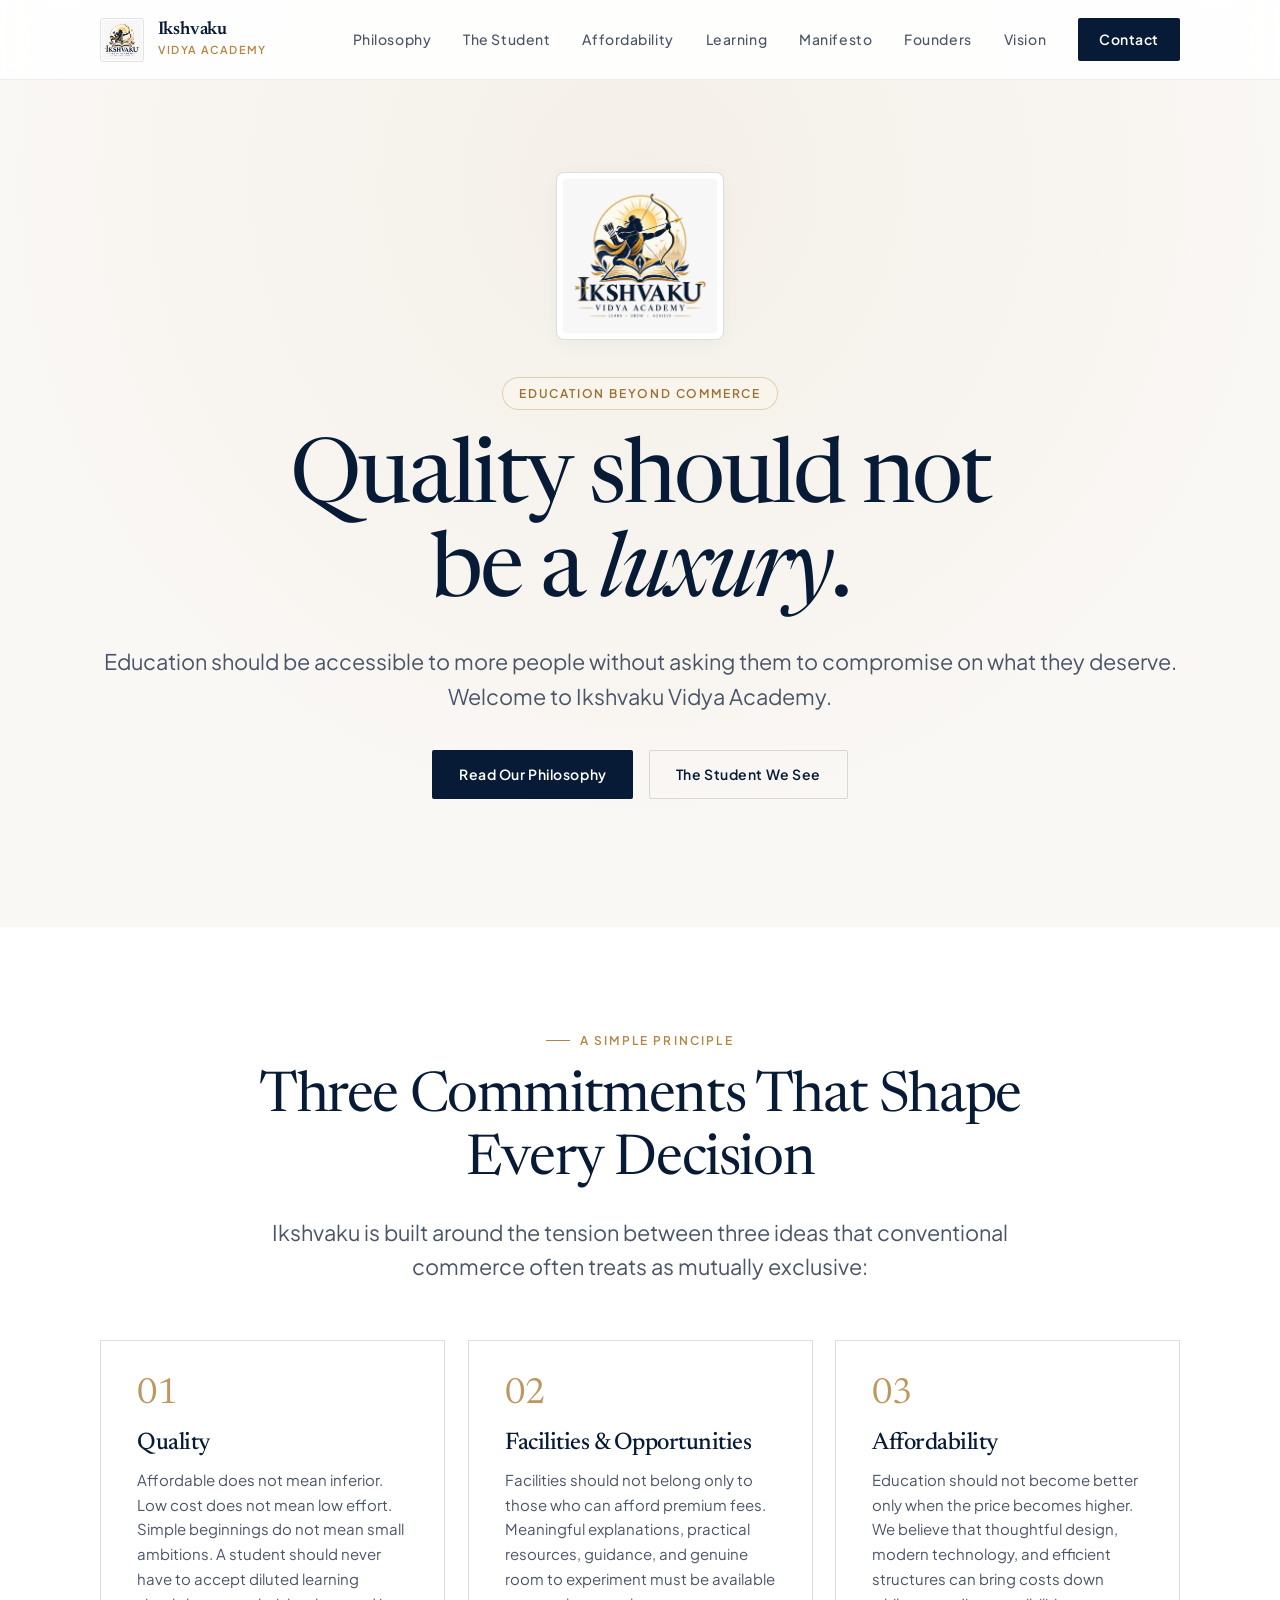
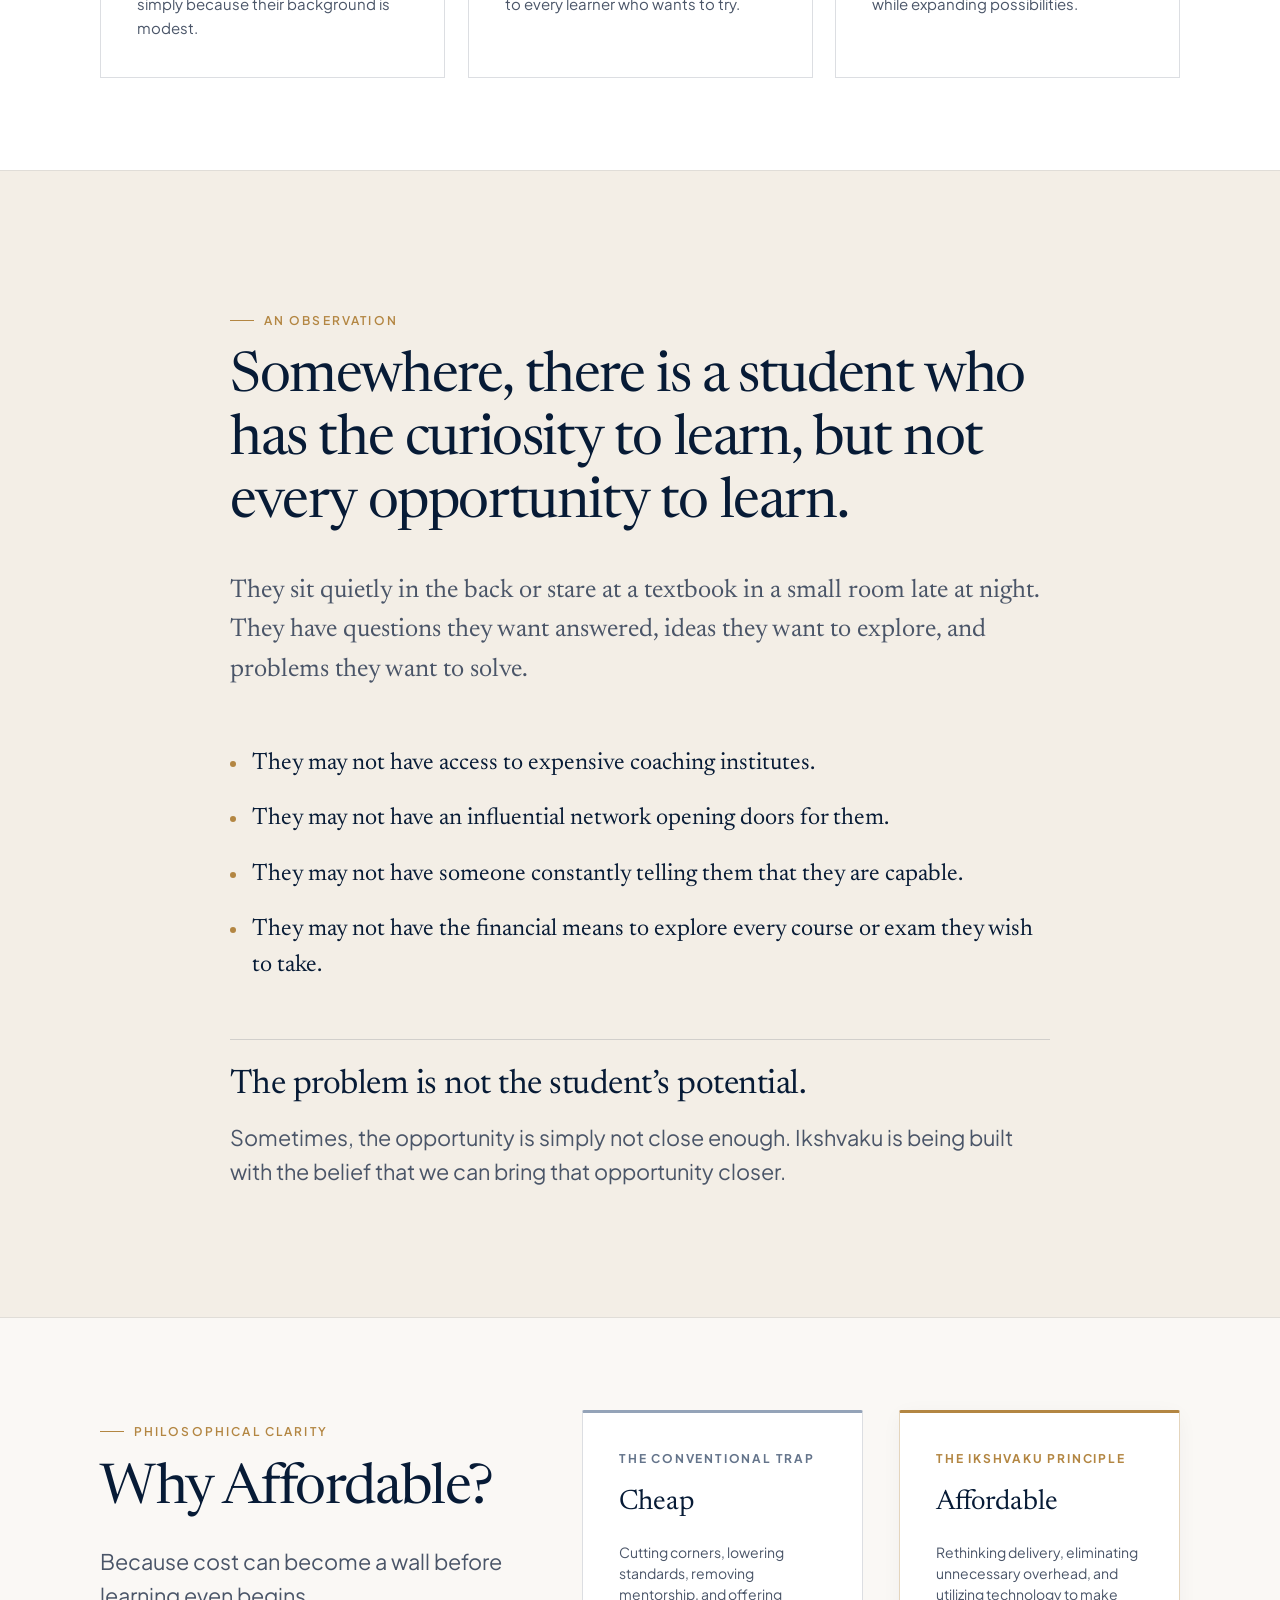
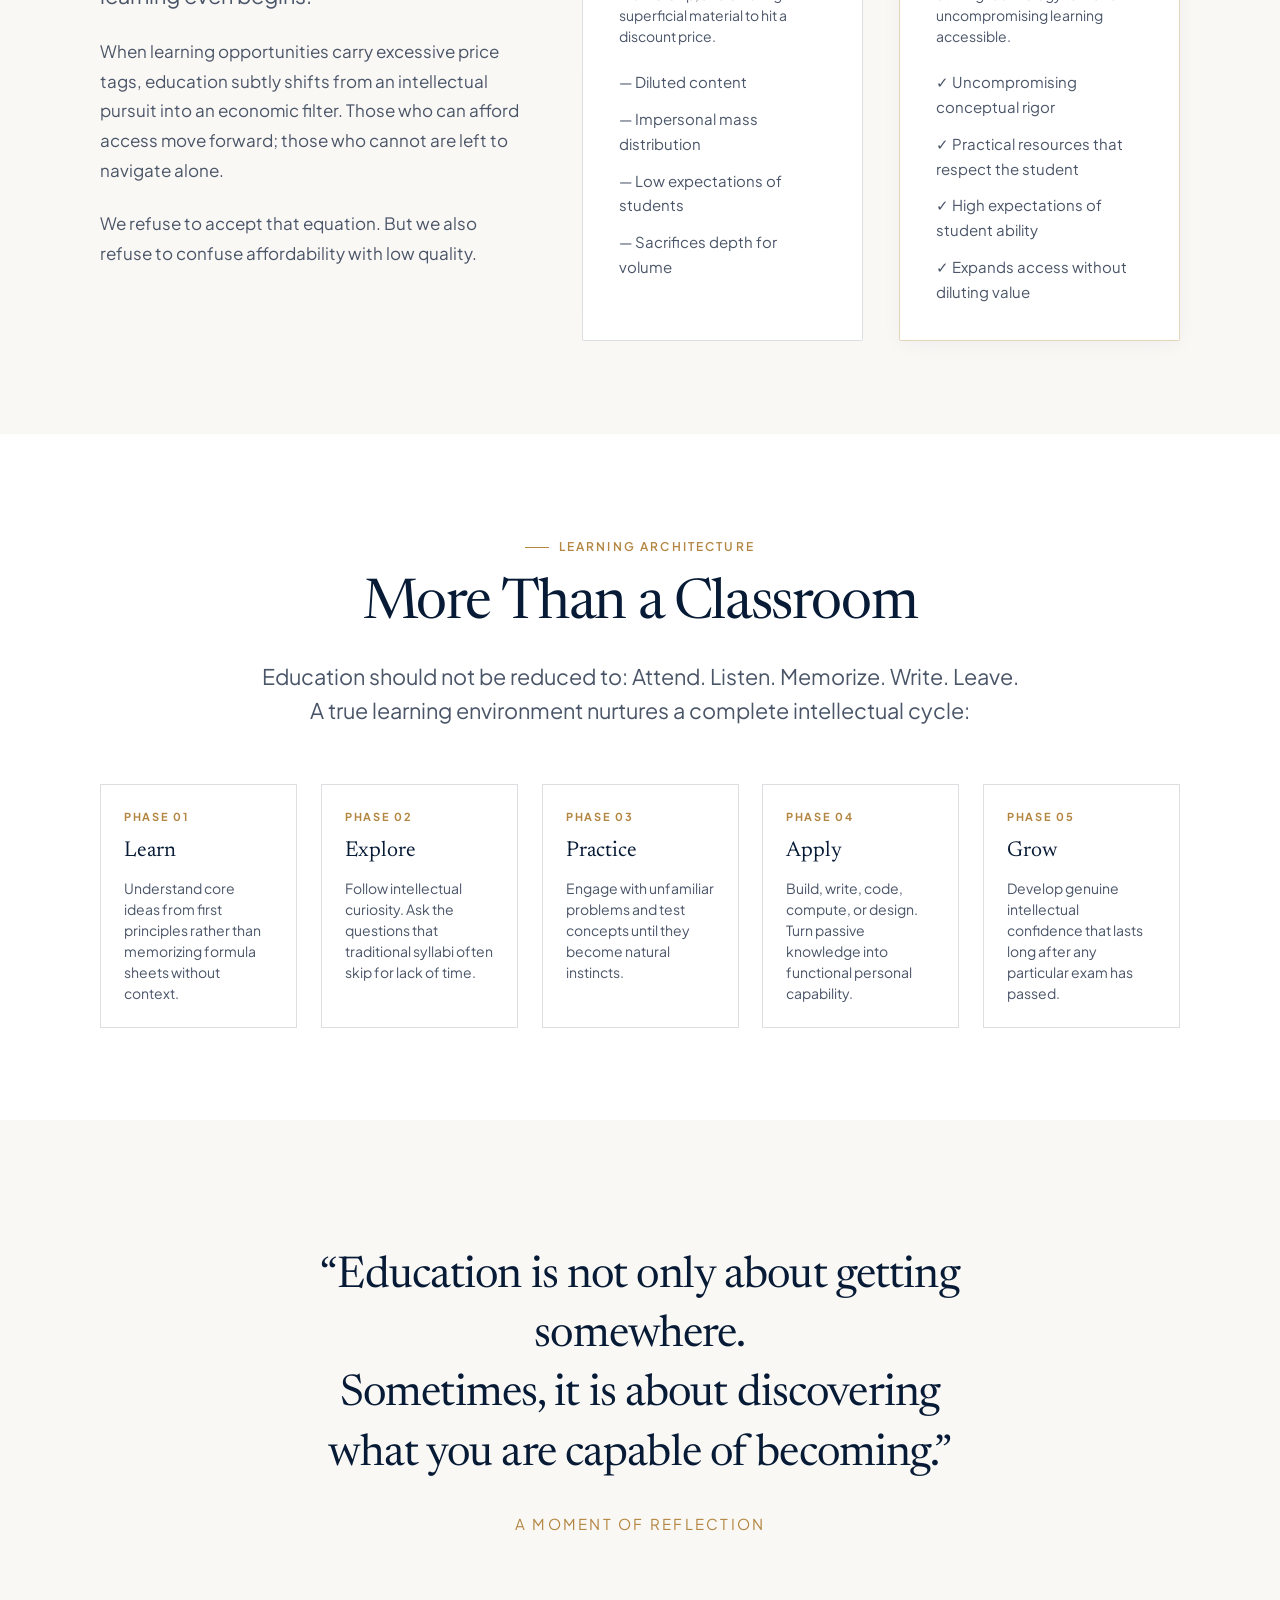
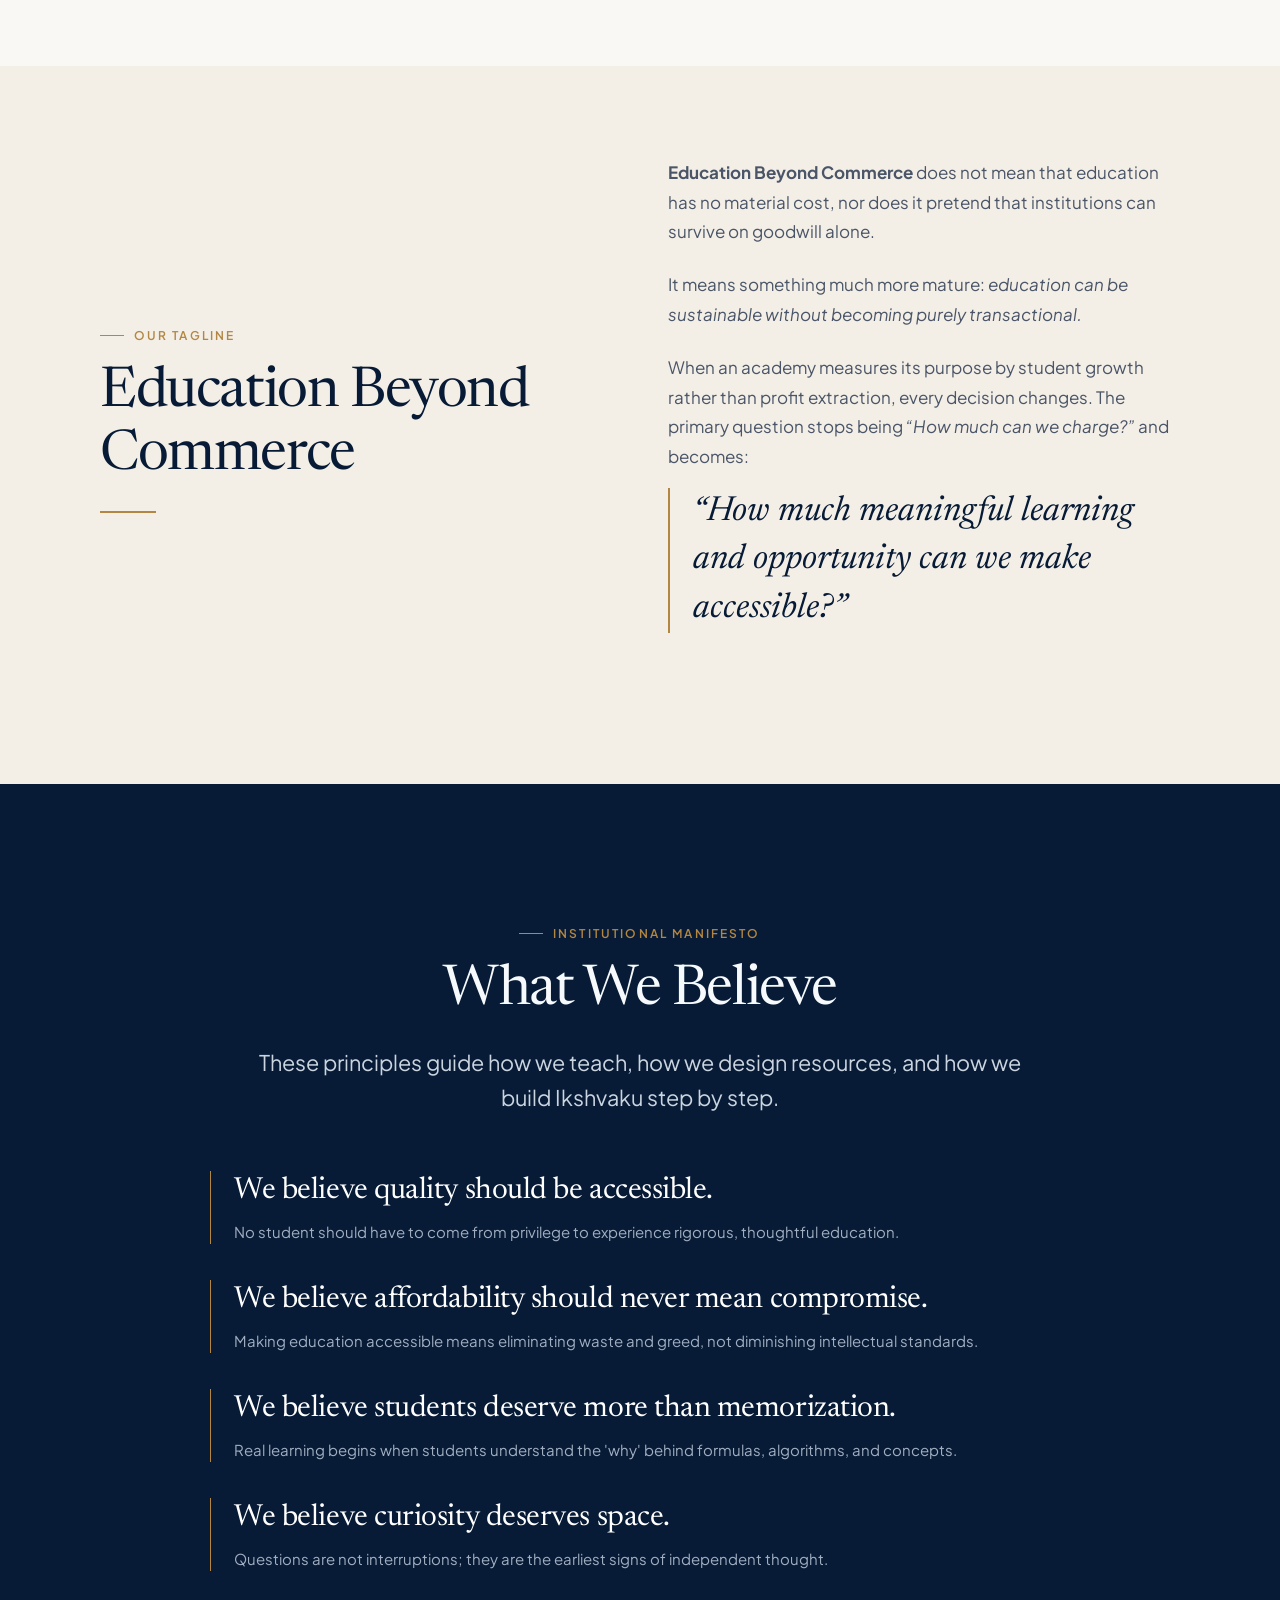
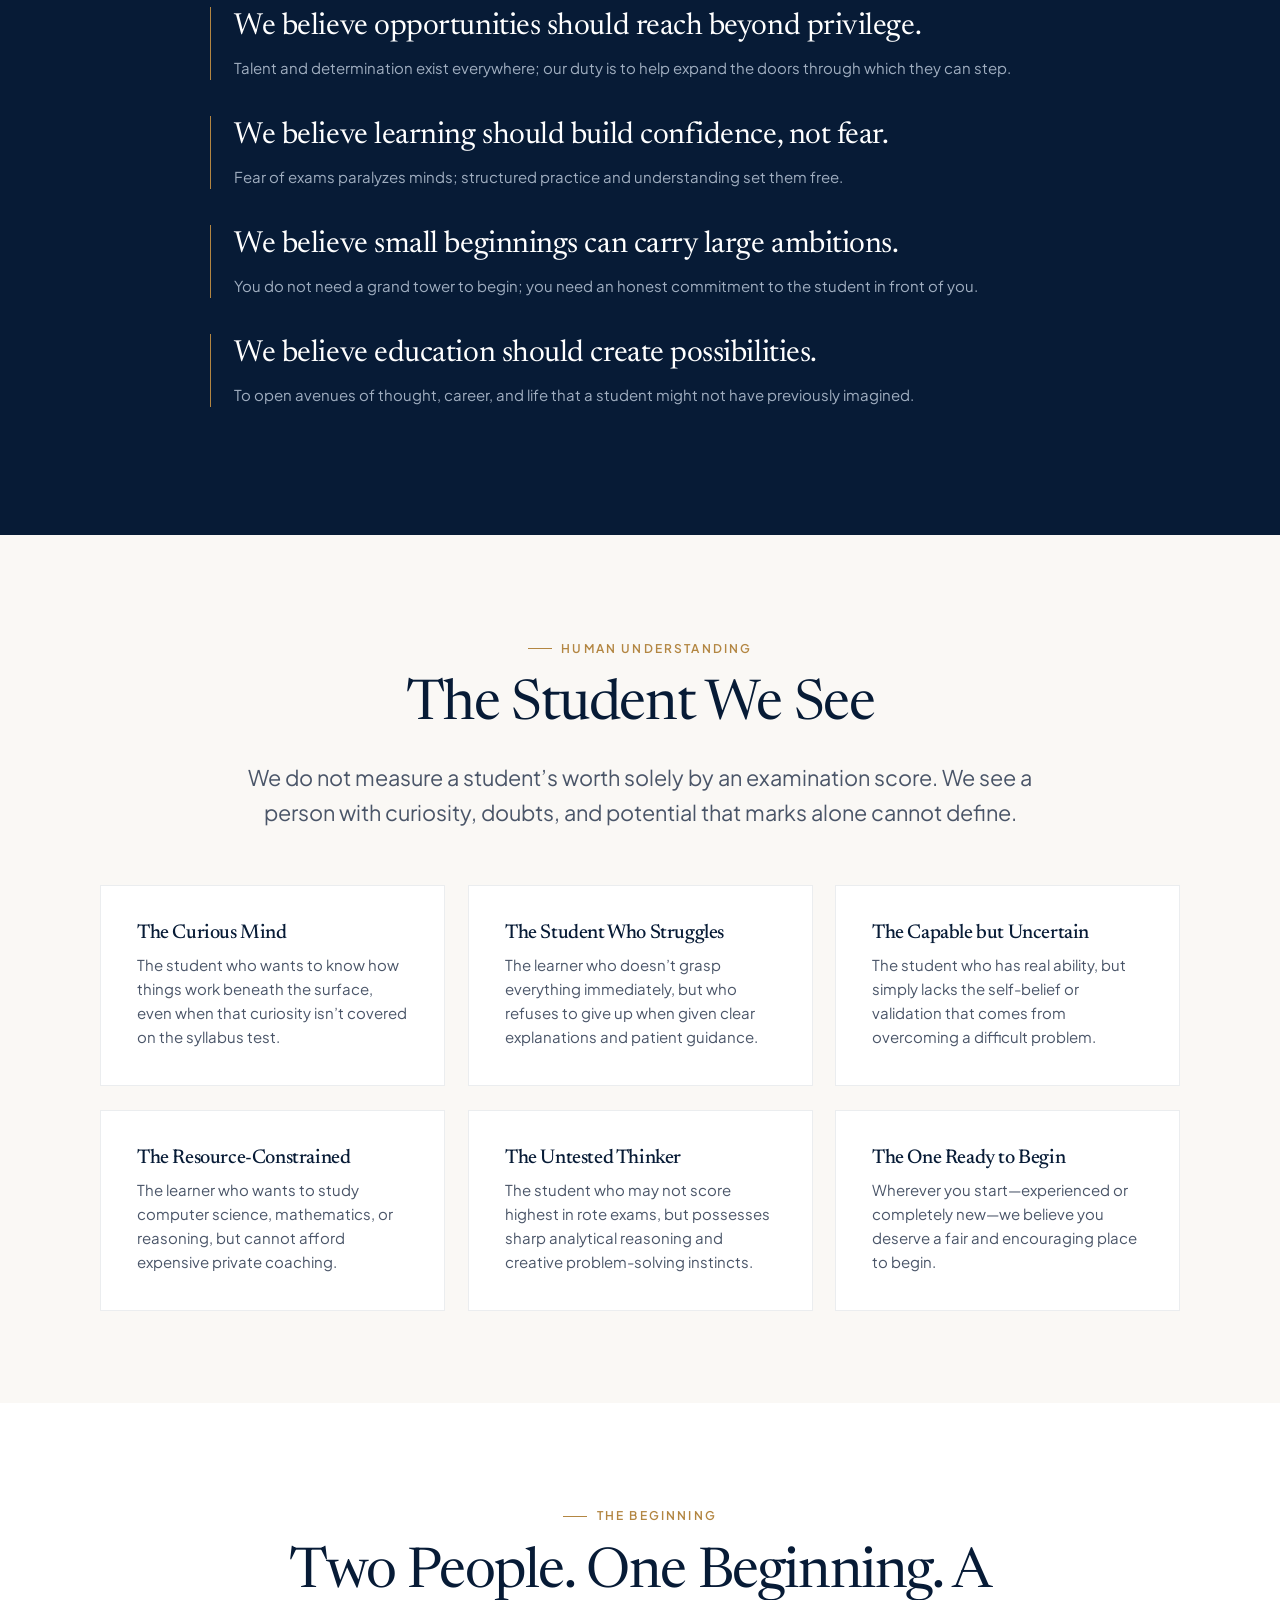
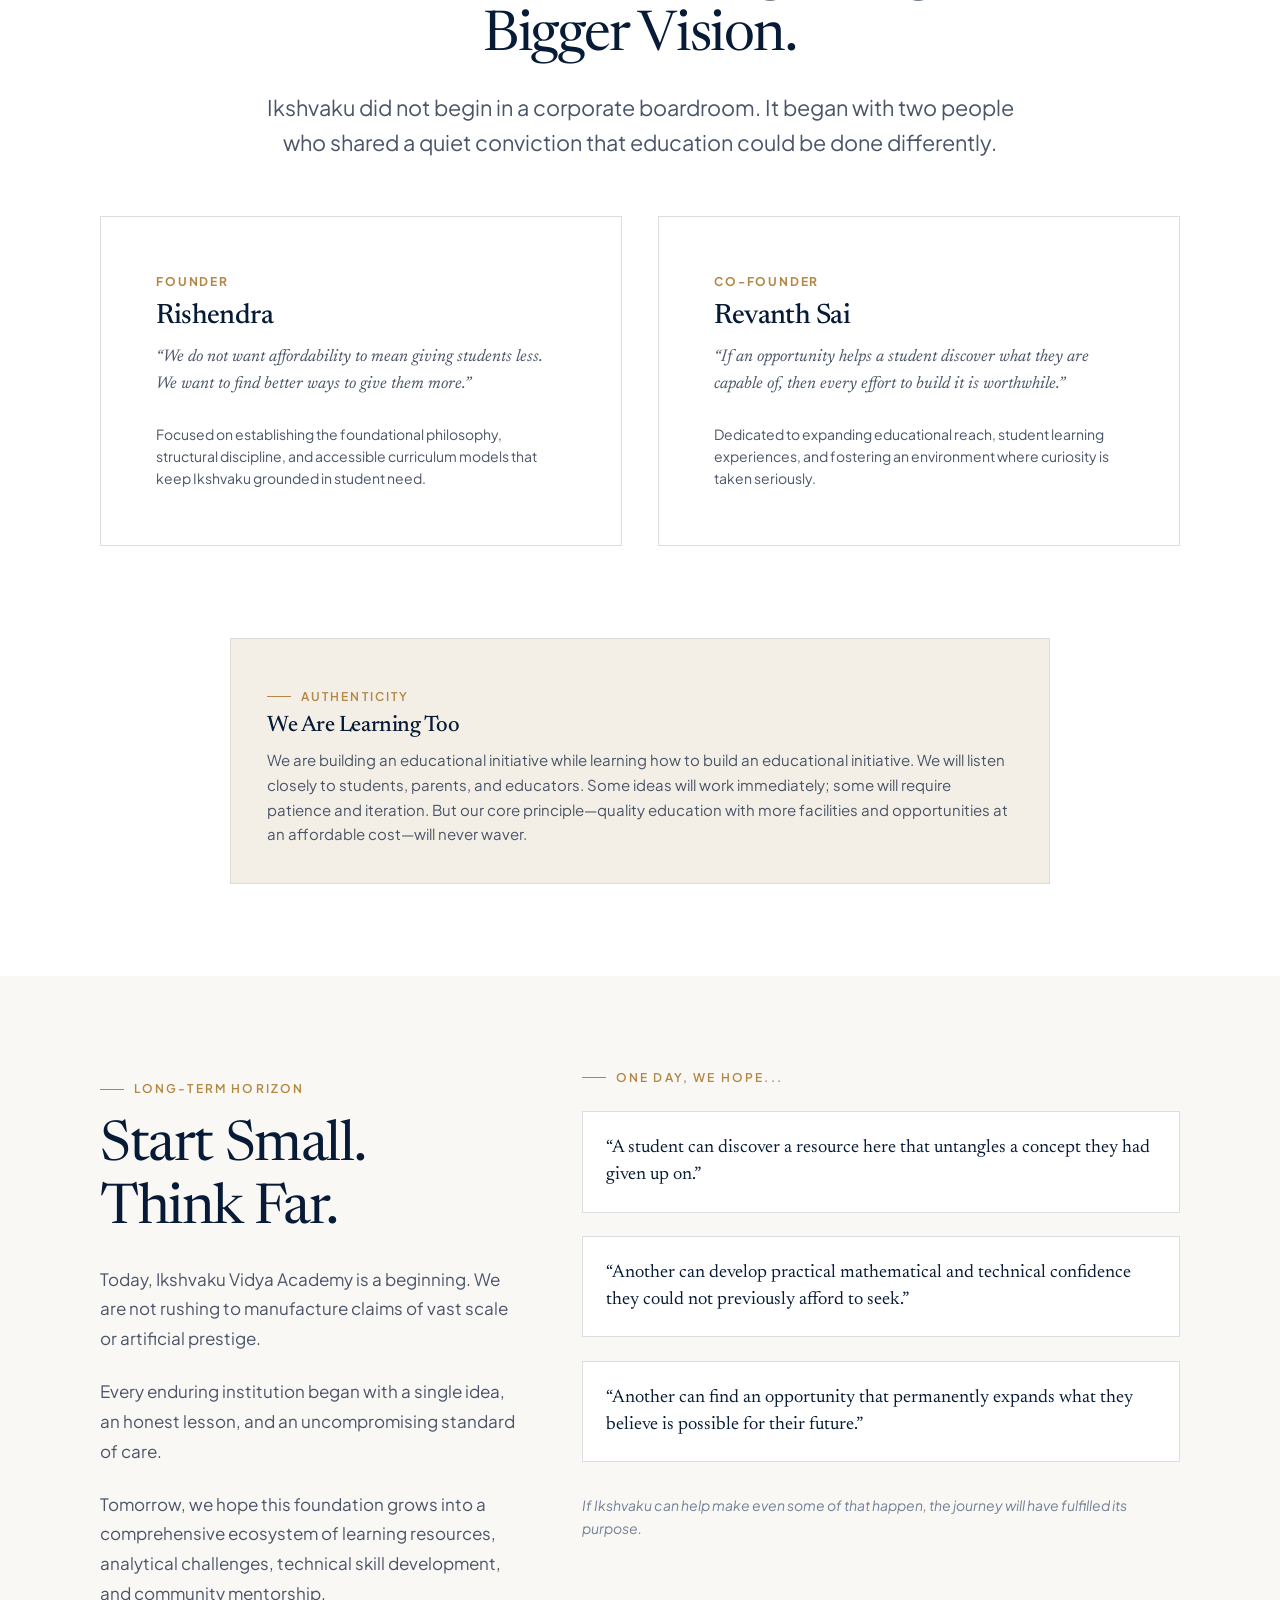
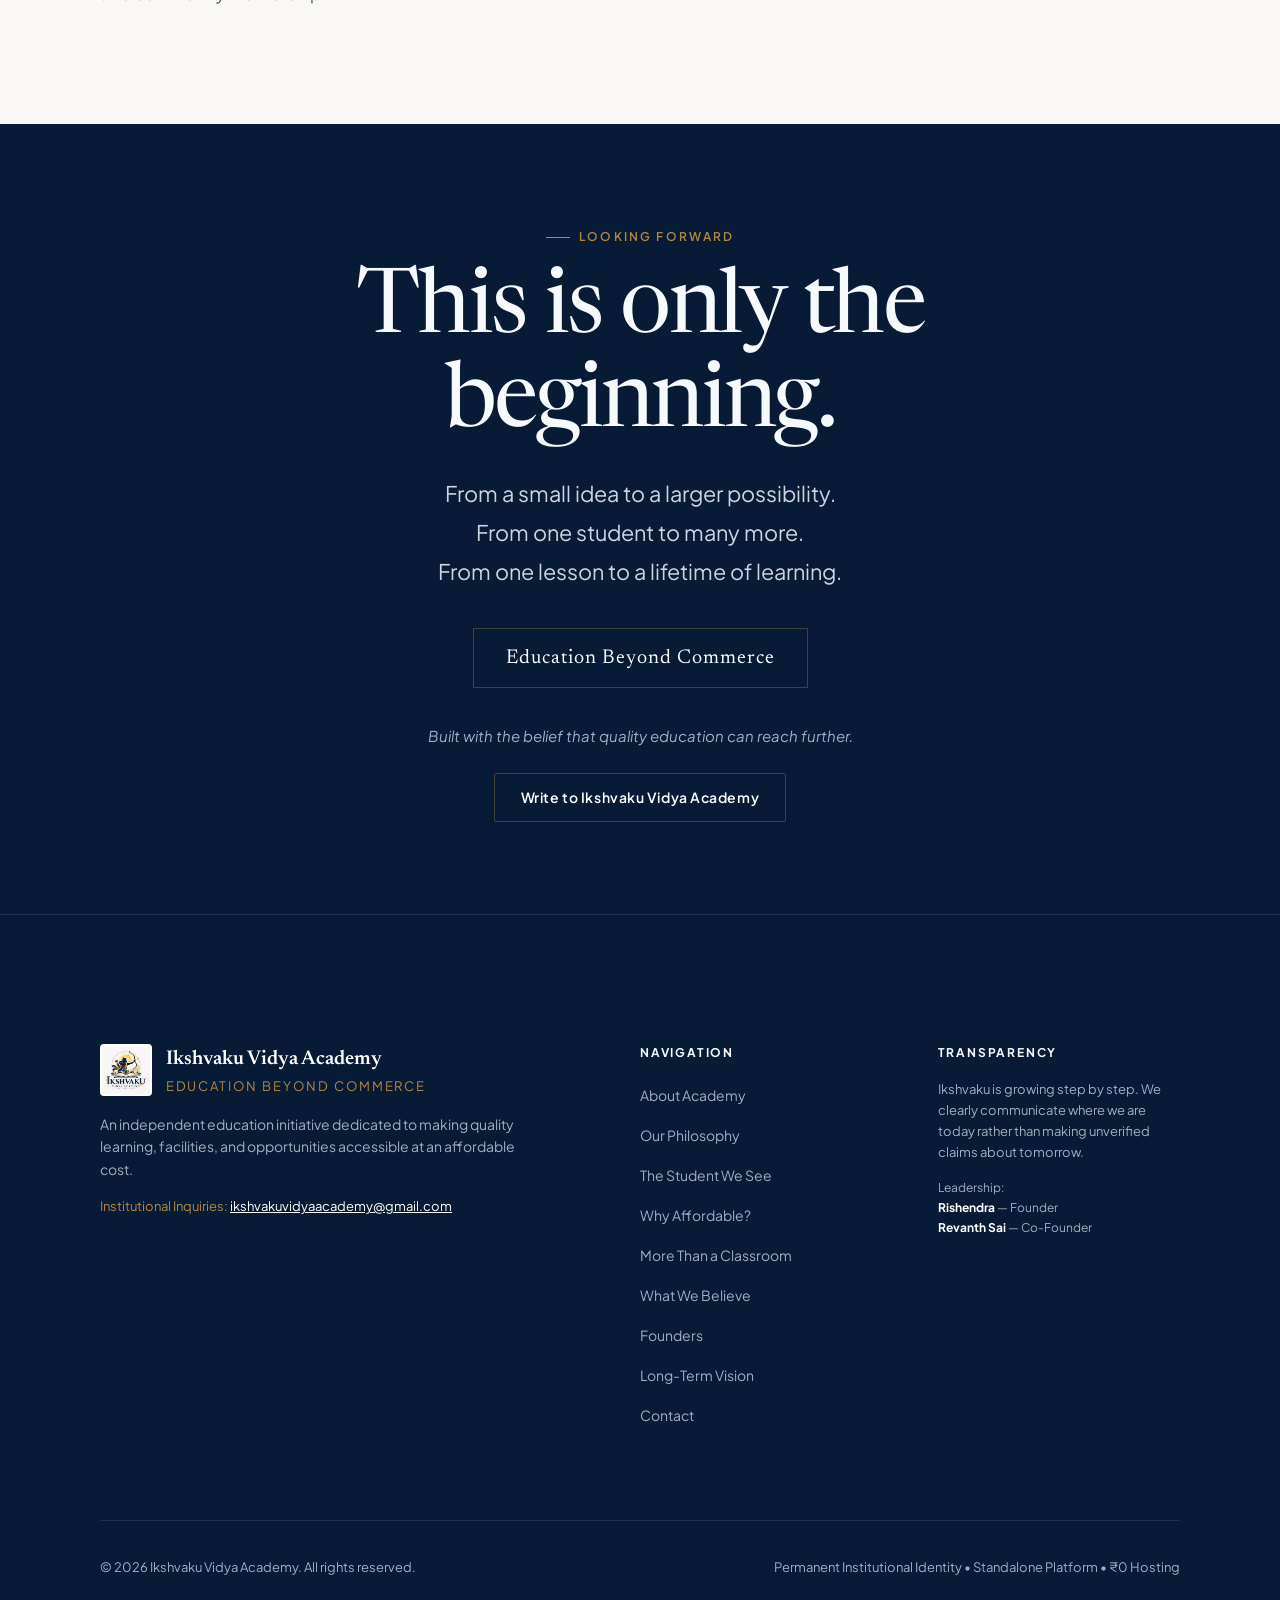
<file: index.html>
<!DOCTYPE html>
<html lang="en">
<head>
  <meta charset="UTF-8">
  <meta name="viewport" content="width=device-width, initial-scale=1.0">
  <title>Ikshvaku Vidya Academy — Education Beyond Commerce</title>
  
  <!-- Primary Meta Tags -->
  <meta name="title" content="Ikshvaku Vidya Academy — Education Beyond Commerce">
  <meta name="description" content="Ikshvaku Vidya Academy is an independent education initiative dedicated to providing quality education with more facilities and opportunities at an affordable cost. Education Beyond Commerce.">
  <meta name="keywords" content="Ikshvaku Vidya Academy, Ikshvaku, Education Beyond Commerce, affordable quality education, accessible education, student opportunities, practical learning, logical reasoning, skill development">
  <meta name="author" content="Ikshvaku Vidya Academy">
  <meta name="robots" content="index, follow">
  <meta name="theme-color" content="#071b36">

  <!-- =====================================================================
       CANONICAL IDENTIFIER
       Replace 'https://YOUR-SITE-URL/' with your live domain or free subdomain.
       ===================================================================== -->
  <link rel="canonical" href="https://YOUR-SITE-URL/">

  <!-- Open Graph / WhatsApp / LinkedIn / Facebook -->
  <meta property="og:type" content="website">
  <meta property="og:url" content="https://YOUR-SITE-URL/">
  <meta property="og:title" content="Ikshvaku Vidya Academy — Education Beyond Commerce">
  <meta property="og:description" content="To provide quality education with more facilities and opportunities at an affordable cost. Official institutional identity and philosophy platform.">
  <meta property="og:image" content="https://YOUR-SITE-URL/assets/IVA.jpeg">
  <meta property="og:site_name" content="Ikshvaku Vidya Academy">

  <!-- Twitter / X -->
  <meta property="twitter:card" content="summary_large_image">
  <meta property="twitter:url" content="https://YOUR-SITE-URL/">
  <meta property="twitter:title" content="Ikshvaku Vidya Academy — Education Beyond Commerce">
  <meta property="twitter:description" content="To provide quality education with more facilities and opportunities at an affordable cost. Official institutional identity and philosophy platform.">
  <meta property="twitter:image" content="https://YOUR-SITE-URL/assets/IVA.jpeg">

  <!-- Favicon & Web Manifest -->
  <link rel="icon" type="image/jpeg" href="assets/IVA.jpeg">
  <link rel="apple-touch-icon" href="assets/IVA.jpeg">
  <link rel="manifest" href="site.webmanifest">

  <!-- Performance: Preconnect to Font Services -->
  <link rel="preconnect" href="https://fonts.googleapis.com">
  <link rel="preconnect" href="https://fonts.gstatic.com" crossorigin>

  <!-- Stylesheets -->
  <link rel="stylesheet" href="css/variables.css">
  <link rel="stylesheet" href="css/typography.css">
  <link rel="stylesheet" href="css/layout.css">
  <link rel="stylesheet" href="css/components.css">
  <link rel="stylesheet" href="css/animations.css">
  <link rel="stylesheet" href="css/responsive.css">

  <!-- Structured Data: WebSite & EducationalOrganization JSON-LD -->
  <script type="application/ld+json">
  {
    "@context": "https://schema.org",
    "@graph": [
      {
        "@type": "WebSite",
        "@id": "https://YOUR-SITE-URL/#website",
        "url": "https://YOUR-SITE-URL/",
        "name": "Ikshvaku Vidya Academy",
        "description": "Official institutional identity and philosophy platform for Ikshvaku Vidya Academy. Education Beyond Commerce.",
        "inLanguage": "en"
      },
      {
        "@type": "EducationalOrganization",
        "@id": "https://YOUR-SITE-URL/#organization",
        "name": "Ikshvaku Vidya Academy",
        "alternateName": "Ikshvaku",
        "url": "https://YOUR-SITE-URL/",
        "logo": "https://YOUR-SITE-URL/assets/IVA.jpeg",
        "image": "https://YOUR-SITE-URL/assets/IVA.jpeg",
        "email": "ikshvakuvidyaacademy@gmail.com",
        "slogan": "Education Beyond Commerce",
        "description": "An education initiative dedicated to providing quality education with more facilities and opportunities at an affordable cost.",
        "founder": [
          {
            "@type": "Person",
            "name": "Rishendra",
            "jobTitle": "Founder"
          },
          {
            "@type": "Person",
            "name": "Revanth Sai",
            "jobTitle": "Co-Founder"
          }
        ],
        "knowsAbout": [
          "Quality Education",
          "Affordable Learning",
          "Skill Development",
          "Problem Solving",
          "Logical Reasoning"
        ]
      }
    ]
  }
  </script>
</head>
<body>
  <div class="page-wrapper">

    <!-- =====================================================================
         1. SITE HEADER & NAVIGATION
         ===================================================================== -->
    <header class="site-header" role="banner">
      <div class="container header-container">
        <a href="#about" class="brand-link" aria-label="Ikshvaku Vidya Academy — Back to Top">
          <img src="assets/IVA.jpeg" alt="Ikshvaku Vidya Academy Official Seal" class="brand-logo-img" width="44" height="44">
          <div class="brand-meta">
            <span class="brand-name">Ikshvaku</span>
            <span class="brand-tagline">Vidya Academy</span>
          </div>
        </a>

        <nav class="nav-desktop" aria-label="Primary Navigation">
          <a href="#philosophy" class="nav-link">Philosophy</a>
          <a href="#student" class="nav-link">The Student</a>
          <a href="#affordability" class="nav-link">Affordability</a>
          <a href="#classroom" class="nav-link">Learning</a>
          <a href="#manifesto" class="nav-link">Manifesto</a>
          <a href="#founders" class="nav-link">Founders</a>
          <a href="#vision" class="nav-link">Vision</a>
          <a href="#contact" class="btn btn-primary" style="padding: 0.55rem 1.25rem;">Contact</a>
        </nav>

        <button type="button" class="mobile-menu-toggle" aria-label="Open Navigation Menu" aria-expanded="false" aria-controls="mobileDrawer">
          <span></span>
          <span></span>
          <span></span>
        </button>
      </div>

      <!-- Mobile Navigation Drawer -->
      <div class="mobile-drawer" id="mobileDrawer" aria-hidden="true">
        <a href="#about" class="nav-link">About Academy</a>
        <a href="#philosophy" class="nav-link">Our Philosophy</a>
        <a href="#student" class="nav-link">The Student We See</a>
        <a href="#affordability" class="nav-link">Why Affordable?</a>
        <a href="#classroom" class="nav-link">More Than a Classroom</a>
        <a href="#education-beyond-commerce" class="nav-link">Beyond Commerce</a>
        <a href="#manifesto" class="nav-link">What We Believe</a>
        <a href="#founders" class="nav-link">The Founders</a>
        <a href="#vision" class="nav-link">Long-Term Vision</a>
        <a href="#contact" class="btn btn-primary" style="margin-top: 1rem;">Contact Academy</a>
      </div>
    </header>

    <main id="main-content" role="main">

      <!-- =====================================================================
           2. HERO / ABOUT SECTION
           ===================================================================== -->
      <section id="about" class="hero-section" aria-labelledby="heroTitle">
        <div class="container text-center">
          
          <div class="hero-seal-container reveal-on-scroll">
            <div class="hero-seal-frame">
              <img src="assets/IVA.jpeg" alt="Ikshvaku Vidya Academy Official Seal" class="hero-seal-img" width="168" height="168" fetchpriority="high">
            </div>
          </div>

          <div class="reveal-on-scroll delay-1">
            <span class="hero-tagline-pill">Education Beyond Commerce</span>
          </div>

          <h1 id="heroTitle" class="heading-display reveal-on-scroll delay-2" style="max-width: 980px; margin-left: auto; margin-right: auto;">
            Quality should not<br>
            be a <em>luxury</em>.
          </h1>

          <p class="lead-text reveal-on-scroll delay-3" style="margin-left: auto; margin-right: auto; margin-bottom: var(--space-lg);">
            Education should be accessible to more people without asking them to compromise on what they deserve.
            Welcome to Ikshvaku Vidya Academy.
          </p>

          <div class="hero-actions reveal-on-scroll delay-4" style="justify-content: center;">
            <a href="#philosophy" class="btn btn-primary">Read Our Philosophy</a>
            <a href="#student" class="btn btn-secondary">The Student We See</a>
          </div>

        </div>
      </section>

      <!-- =====================================================================
           3. THE TRIAD OF IKSHVAKU: Core Philosophy
           ===================================================================== -->
      <section id="philosophy" class="section bg-surface" aria-labelledby="triadTitle">
        <div class="container">
          <div class="text-center" style="max-width: 780px; margin: 0 auto var(--space-xl);">
            <span class="eyebrow">A Simple Principle</span>
            <h2 id="triadTitle" class="heading-section">Three Commitments That Shape Every Decision</h2>
            <p class="lead-text" style="margin: 0 auto;">
              Ikshvaku is built around the tension between three ideas that conventional commerce often treats as mutually exclusive:
            </p>
          </div>

          <div class="triad-grid">
            
            <article id="quality" class="triad-card reveal-on-scroll">
              <div class="triad-number">01</div>
              <h3>Quality</h3>
              <p>
                Affordable does not mean inferior. Low cost does not mean low effort. Simple beginnings do not mean small ambitions. A student should never have to accept diluted learning simply because their background is modest.
              </p>
            </article>

            <article id="opportunity" class="triad-card reveal-on-scroll delay-1">
              <div class="triad-number">02</div>
              <h3>Facilities & Opportunities</h3>
              <p>
                Facilities should not belong only to those who can afford premium fees. Meaningful explanations, practical resources, guidance, and genuine room to experiment must be available to every learner who wants to try.
              </p>
            </article>

            <article id="accessible" class="triad-card reveal-on-scroll delay-2">
              <div class="triad-number">03</div>
              <h3>Affordability</h3>
              <p>
                Education should not become better only when the price becomes higher. We believe that thoughtful design, modern technology, and efficient structures can bring costs down while expanding possibilities.
              </p>
            </article>

          </div>
        </div>
      </section>

      <!-- =====================================================================
           4. THERE IS A STUDENT (Emotional Reflection)
           ===================================================================== -->
      <section id="student" class="student-monologue" aria-labelledby="studentTitle">
        <div class="container">
          <div class="student-narrative-frame">
            <span class="eyebrow">An Observation</span>
            <h2 id="studentTitle" class="heading-section" style="margin-bottom: var(--space-lg);">
              Somewhere, there is a student who has the curiosity to learn, but not every opportunity to learn.
            </h2>

            <p class="lead-text-serif">
              They sit quietly in the back or stare at a textbook in a small room late at night. They have questions they want answered, ideas they want to explore, and problems they want to solve.
            </p>

            <ul class="student-observation-list">
              <li class="student-observation-item reveal-on-scroll">
                <span class="student-bullet"></span>
                <span>They may not have access to expensive coaching institutes.</span>
              </li>
              <li class="student-observation-item reveal-on-scroll delay-1">
                <span class="student-bullet"></span>
                <span>They may not have an influential network opening doors for them.</span>
              </li>
              <li class="student-observation-item reveal-on-scroll delay-2">
                <span class="student-bullet"></span>
                <span>They may not have someone constantly telling them that they are capable.</span>
              </li>
              <li class="student-observation-item reveal-on-scroll delay-3">
                <span class="student-bullet"></span>
                <span>They may not have the financial means to explore every course or exam they wish to take.</span>
              </li>
            </ul>

            <div class="reveal-on-scroll delay-4" style="padding-top: var(--space-md); border-top: 1px solid var(--color-border-subtle);">
              <p class="statement-large" style="color: var(--color-navy-deep); margin-bottom: 0.75rem;">
                The problem is not the student’s potential.
              </p>
              <p class="lead-text">
                Sometimes, the opportunity is simply not close enough. Ikshvaku is being built with the belief that we can bring that opportunity closer.
              </p>
            </div>

          </div>
        </div>
      </section>

      <!-- =====================================================================
           5. WHY AFFORDABLE? (Cheap vs Affordable)
           ===================================================================== -->
      <section id="affordability" class="section bg-base" aria-labelledby="affordableTitle">
        <div class="container">
          <div class="editorial-grid-asym">
            
            <div>
              <span class="eyebrow">Philosophical Clarity</span>
              <h2 id="affordableTitle" class="heading-section">Why Affordable?</h2>
              <p class="lead-text" style="margin-bottom: var(--space-md);">
                Because cost can become a wall before learning even begins.
              </p>
              <div class="text-editorial">
                <p>
                  When learning opportunities carry excessive price tags, education subtly shifts from an intellectual pursuit into an economic filter. Those who can afford access move forward; those who cannot are left to navigate alone.
                </p>
                <p>
                  We refuse to accept that equation. But we also refuse to confuse affordability with low quality.
                </p>
              </div>
            </div>

            <div class="comparison-container" style="margin-top: 0;">
              
              <div class="comparison-box box-cheap reveal-on-scroll">
                <div class="comparison-label">The Conventional Trap</div>
                <div class="comparison-title">Cheap</div>
                <p style="font-size: 0.875rem; color: var(--color-text-secondary); line-height: 1.5;">
                  Cutting corners, lowering standards, removing mentorship, and offering superficial material to hit a discount price.
                </p>
                <ul class="comparison-list">
                  <li>— Diluted content</li>
                  <li>— Impersonal mass distribution</li>
                  <li>— Low expectations of students</li>
                  <li>— Sacrifices depth for volume</li>
                </ul>
              </div>

              <div class="comparison-box box-affordable reveal-on-scroll delay-1">
                <div class="comparison-label">The Ikshvaku Principle</div>
                <div class="comparison-title">Affordable</div>
                <p style="font-size: 0.875rem; color: var(--color-text-secondary); line-height: 1.5;">
                  Rethinking delivery, eliminating unnecessary overhead, and utilizing technology to make uncompromising learning accessible.
                </p>
                <ul class="comparison-list">
                  <li>✓ Uncompromising conceptual rigor</li>
                  <li>✓ Practical resources that respect the student</li>
                  <li>✓ High expectations of student ability</li>
                  <li>✓ Expands access without diluting value</li>
                </ul>
              </div>

            </div>

          </div>
        </div>
      </section>

      <!-- =====================================================================
           6. MORE THAN A CLASSROOM
           ===================================================================== -->
      <section id="classroom" class="section bg-surface" aria-labelledby="classroomTitle">
        <div class="container">
          <div class="text-center" style="max-width: 820px; margin: 0 auto var(--space-xl);">
            <span class="eyebrow">Learning Architecture</span>
            <h2 id="classroomTitle" class="heading-section">More Than a Classroom</h2>
            <p class="lead-text" style="margin: 0 auto;">
              Education should not be reduced to: Attend. Listen. Memorize. Write. Leave.<br>
              A true learning environment nurtures a complete intellectual cycle:
            </p>
          </div>

          <div class="learning-flow">
            
            <div class="flow-step-card reveal-on-scroll">
              <div class="flow-step-num">Phase 01</div>
              <div class="flow-step-name">Learn</div>
              <div class="flow-step-desc">
                Understand core ideas from first principles rather than memorizing formula sheets without context.
              </div>
            </div>

            <div class="flow-step-card reveal-on-scroll delay-1">
              <div class="flow-step-num">Phase 02</div>
              <div class="flow-step-name">Explore</div>
              <div class="flow-step-desc">
                Follow intellectual curiosity. Ask the questions that traditional syllabi often skip for lack of time.
              </div>
            </div>

            <div class="flow-step-card reveal-on-scroll delay-2">
              <div class="flow-step-num">Phase 03</div>
              <div class="flow-step-name">Practice</div>
              <div class="flow-step-desc">
                Engage with unfamiliar problems and test concepts until they become natural instincts.
              </div>
            </div>

            <div class="flow-step-card reveal-on-scroll delay-3">
              <div class="flow-step-num">Phase 04</div>
              <div class="flow-step-name">Apply</div>
              <div class="flow-step-desc">
                Build, write, code, compute, or design. Turn passive knowledge into functional personal capability.
              </div>
            </div>

            <div class="flow-step-card reveal-on-scroll delay-4">
              <div class="flow-step-num">Phase 05</div>
              <div class="flow-step-name">Grow</div>
              <div class="flow-step-desc">
                Develop genuine intellectual confidence that lasts long after any particular exam has passed.
              </div>
            </div>

          </div>
        </div>
      </section>

      <!-- =====================================================================
           7. QUIET PAUSE (Breathing Moment)
           ===================================================================== -->
      <section id="pause" class="section-pause" aria-label="Reflective Pause">
        <div class="container text-center">
          <div class="pause-content reveal-on-scroll">
            <p class="pause-quote">
              “Education is not only about getting somewhere.<br>
              Sometimes, it is about discovering<br>
              what you are capable of becoming.”
            </p>
            <span class="pause-subtext">A Moment of Reflection</span>
          </div>
        </div>
      </section>

      <!-- =====================================================================
           8. EDUCATION BEYOND COMMERCE: What It Truly Means
           ===================================================================== -->
      <section id="education-beyond-commerce" class="section bg-alt" aria-labelledby="taglineMeaningTitle">
        <div class="container">
          <div class="editorial-grid-2col" style="align-items: center;">
            
            <div>
              <span class="eyebrow">Our Tagline</span>
              <h2 id="taglineMeaningTitle" class="heading-section">Education Beyond Commerce</h2>
              <div class="divider-gold"></div>
            </div>

            <div class="text-editorial">
              <p>
                <strong>Education Beyond Commerce</strong> does not mean that education has no material cost, nor does it pretend that institutions can survive on goodwill alone.
              </p>
              <p>
                It means something much more mature: <em>education can be sustainable without becoming purely transactional.</em>
              </p>
              <p>
                When an academy measures its purpose by student growth rather than profit extraction, every decision changes. The primary question stops being <em>“How much can we charge?”</em> and becomes:
              </p>
              <blockquote class="quote-editorial" style="margin-top: 1rem;">
                “How much meaningful learning and opportunity can we make accessible?”
              </blockquote>
            </div>

          </div>
        </div>
      </section>

      <!-- =====================================================================
           9. WHAT WE BELIEVE: The Manifesto
           ===================================================================== -->
      <section id="manifesto" class="manifesto-wrapper" aria-labelledby="manifestoTitle">
        <div class="container">
          <div class="text-center" style="max-width: 780px; margin: 0 auto var(--space-lg);">
            <span class="eyebrow eyebrow-dark">Institutional Manifesto</span>
            <h2 id="manifestoTitle" class="heading-section heading-light">What We Believe</h2>
            <p class="lead-text lead-light" style="margin: 0 auto;">
              These principles guide how we teach, how we design resources, and how we build Ikshvaku step by step.
            </p>
          </div>

          <div class="manifesto-grid">
            
            <div class="manifesto-card reveal-on-scroll">
              <div class="manifesto-statement">We believe quality should be accessible.</div>
              <div class="manifesto-elaboration">No student should have to come from privilege to experience rigorous, thoughtful education.</div>
            </div>

            <div class="manifesto-card reveal-on-scroll delay-1">
              <div class="manifesto-statement">We believe affordability should never mean compromise.</div>
              <div class="manifesto-elaboration">Making education accessible means eliminating waste and greed, not diminishing intellectual standards.</div>
            </div>

            <div class="manifesto-card reveal-on-scroll delay-2">
              <div class="manifesto-statement">We believe students deserve more than memorization.</div>
              <div class="manifesto-elaboration">Real learning begins when students understand the 'why' behind formulas, algorithms, and concepts.</div>
            </div>

            <div class="manifesto-card reveal-on-scroll delay-3">
              <div class="manifesto-statement">We believe curiosity deserves space.</div>
              <div class="manifesto-elaboration">Questions are not interruptions; they are the earliest signs of independent thought.</div>
            </div>

            <div class="manifesto-card reveal-on-scroll delay-4">
              <div class="manifesto-statement">We believe opportunities should reach beyond privilege.</div>
              <div class="manifesto-elaboration">Talent and determination exist everywhere; our duty is to help expand the doors through which they can step.</div>
            </div>

            <div class="manifesto-card reveal-on-scroll delay-5">
              <div class="manifesto-statement">We believe learning should build confidence, not fear.</div>
              <div class="manifesto-elaboration">Fear of exams paralyzes minds; structured practice and understanding set them free.</div>
            </div>

            <div class="manifesto-card reveal-on-scroll">
              <div class="manifesto-statement">We believe small beginnings can carry large ambitions.</div>
              <div class="manifesto-elaboration">You do not need a grand tower to begin; you need an honest commitment to the student in front of you.</div>
            </div>

            <div class="manifesto-card reveal-on-scroll delay-1">
              <div class="manifesto-statement">We believe education should create possibilities.</div>
              <div class="manifesto-elaboration">To open avenues of thought, career, and life that a student might not have previously imagined.</div>
            </div>

          </div>
        </div>
      </section>

      <!-- =====================================================================
           10. THE STUDENT WE SEE
           ===================================================================== -->
      <section class="section bg-base" aria-labelledby="studentSeeTitle">
        <div class="container">
          <div class="text-center" style="max-width: 820px; margin: 0 auto var(--space-xl);">
            <span class="eyebrow">Human Understanding</span>
            <h2 id="studentSeeTitle" class="heading-section">The Student We See</h2>
            <p class="lead-text" style="margin: 0 auto;">
              We do not measure a student’s worth solely by an examination score. We see a person with curiosity, doubts, and potential that marks alone cannot define.
            </p>
          </div>

          <div class="student-see-grid">
            
            <div class="student-see-card reveal-on-scroll">
              <h3 class="student-see-title">The Curious Mind</h3>
              <p class="student-see-text">
                The student who wants to know how things work beneath the surface, even when that curiosity isn’t covered on the syllabus test.
              </p>
            </div>

            <div class="student-see-card reveal-on-scroll delay-1">
              <h3 class="student-see-title">The Student Who Struggles</h3>
              <p class="student-see-text">
                The learner who doesn’t grasp everything immediately, but who refuses to give up when given clear explanations and patient guidance.
              </p>
            </div>

            <div class="student-see-card reveal-on-scroll delay-2">
              <h3 class="student-see-title">The Capable but Uncertain</h3>
              <p class="student-see-text">
                The student who has real ability, but simply lacks the self-belief or validation that comes from overcoming a difficult problem.
              </p>
            </div>

            <div class="student-see-card reveal-on-scroll delay-3">
              <h3 class="student-see-title">The Resource-Constrained</h3>
              <p class="student-see-text">
                The learner who wants to study computer science, mathematics, or reasoning, but cannot afford expensive private coaching.
              </p>
            </div>

            <div class="student-see-card reveal-on-scroll delay-4">
              <h3 class="student-see-title">The Untested Thinker</h3>
              <p class="student-see-text">
                The student who may not score highest in rote exams, but possesses sharp analytical reasoning and creative problem-solving instincts.
              </p>
            </div>

            <div class="student-see-card reveal-on-scroll delay-5">
              <h3 class="student-see-title">The One Ready to Begin</h3>
              <p class="student-see-text">
                Wherever you start—experienced or completely new—we believe you deserve a fair and encouraging place to begin.
              </p>
            </div>

          </div>
        </div>
      </section>

      <!-- =====================================================================
           11. THE FOUNDERS: Two People. One Beginning.
           ===================================================================== -->
      <section id="founders" class="section bg-surface" aria-labelledby="foundersTitle">
        <div class="container">
          <div class="text-center" style="max-width: 780px; margin: 0 auto var(--space-xl);">
            <span class="eyebrow">The Beginning</span>
            <h2 id="foundersTitle" class="heading-section">Two People. One Beginning. A Bigger Vision.</h2>
            <p class="lead-text" style="margin: 0 auto;">
              Ikshvaku did not begin in a corporate boardroom. It began with two people who shared a quiet conviction that education could be done differently.
            </p>
          </div>

          <div class="founders-container">
            
            <div class="founder-card reveal-on-scroll">
              <div class="founder-role-badge">Founder</div>
              <h3 class="founder-name">Rishendra</h3>
              <p class="founder-quote">
                “We do not want affordability to mean giving students less. We want to find better ways to give them more.”
              </p>
              <div style="margin-top: 1.5rem; font-size: 0.875rem; color: var(--color-text-secondary); line-height: 1.6;">
                Focused on establishing the foundational philosophy, structural discipline, and accessible curriculum models that keep Ikshvaku grounded in student need.
              </div>
            </div>

            <div class="founder-card reveal-on-scroll delay-1">
              <div class="founder-role-badge">Co-Founder</div>
              <h3 class="founder-name">Revanth Sai</h3>
              <p class="founder-quote">
                “If an opportunity helps a student discover what they are capable of, then every effort to build it is worthwhile.”
              </p>
              <div style="margin-top: 1.5rem; font-size: 0.875rem; color: var(--color-text-secondary); line-height: 1.6;">
                Dedicated to expanding educational reach, student learning experiences, and fostering an environment where curiosity is taken seriously.
              </div>
            </div>

          </div>

          <!-- We Are Learning Too -->
          <div id="building" class="reveal-on-scroll delay-2" style="max-width: 820px; margin: var(--space-2xl) auto 0; background-color: var(--color-bg-alt); padding: var(--space-lg); border: 1px solid var(--color-border-hairline);">
            <span class="eyebrow" style="margin-bottom: 0.5rem;">Authenticity</span>
            <h3 style="font-family: var(--font-serif); font-size: 1.4rem; color: var(--color-navy-deep); margin-bottom: 0.5rem;">
              We Are Learning Too
            </h3>
            <p style="font-size: 0.9375rem; color: var(--color-text-secondary); line-height: 1.65;">
              We are building an educational initiative while learning how to build an educational initiative. We will listen closely to students, parents, and educators. Some ideas will work immediately; some will require patience and iteration. But our core principle—quality education with more facilities and opportunities at an affordable cost—will never waver.
            </p>
          </div>

        </div>
      </section>

      <!-- =====================================================================
           12. VISION: Start Small. Think Far.
           ===================================================================== -->
      <section id="vision" class="section bg-base" aria-labelledby="visionTitle">
        <div class="container">
          <div class="editorial-grid-asym">
            
            <div>
              <span class="eyebrow">Long-Term Horizon</span>
              <h2 id="visionTitle" class="heading-section">Start Small.<br>Think Far.</h2>
              <div class="text-editorial">
                <p>
                  Today, Ikshvaku Vidya Academy is a beginning. We are not rushing to manufacture claims of vast scale or artificial prestige.
                </p>
                <p>
                  Every enduring institution began with a single idea, an honest lesson, and an uncompromising standard of care.
                </p>
                <p>
                  Tomorrow, we hope this foundation grows into a comprehensive ecosystem of learning resources, analytical challenges, technical skill development, and community mentorship.
                </p>
              </div>
            </div>

            <div style="display: flex; flex-direction: column; gap: var(--space-md);">
              <span class="eyebrow" style="margin-bottom: 0;">One Day, We Hope...</span>
              
              <div style="background: #ffffff; border: 1px solid var(--color-border-subtle); padding: var(--space-md);">
                <p style="font-family: var(--font-serif); font-size: 1.15rem; color: var(--color-navy-deep); line-height: 1.45;">
                  “A student can discover a resource here that untangles a concept they had given up on.”
                </p>
              </div>

              <div style="background: #ffffff; border: 1px solid var(--color-border-subtle); padding: var(--space-md);">
                <p style="font-family: var(--font-serif); font-size: 1.15rem; color: var(--color-navy-deep); line-height: 1.45;">
                  “Another can develop practical mathematical and technical confidence they could not previously afford to seek.”
                </p>
              </div>

              <div style="background: #ffffff; border: 1px solid var(--color-border-subtle); padding: var(--space-md);">
                <p style="font-family: var(--font-serif); font-size: 1.15rem; color: var(--color-navy-deep); line-height: 1.45;">
                  “Another can find an opportunity that permanently expands what they believe is possible for their future.”
                </p>
              </div>

              <p style="font-size: 0.875rem; color: var(--color-text-muted); font-style: italic; margin-top: 0.5rem;">
                If Ikshvaku can help make even some of that happen, the journey will have fulfilled its purpose.
              </p>
            </div>

          </div>
        </div>
      </section>

      <!-- =====================================================================
           13. INSTITUTIONAL CONTACT & CLOSING CRESCENDO
           ===================================================================== -->
      <section id="contact" class="section bg-dark text-center" aria-label="Closing Reflection & Institutional Contact">
        <div class="container text-center" style="max-width: 820px; margin: 0 auto;">
          <span class="eyebrow eyebrow-dark">Looking Forward</span>
          <h2 class="heading-display heading-light" style="margin-bottom: var(--space-md);">
            This is only the beginning.
          </h2>
          
          <p class="lead-text lead-light" style="margin: 0 auto var(--space-lg); line-height: 1.8;">
            From a small idea to a larger possibility.<br>
            From one student to many more.<br>
            From one lesson to a lifetime of learning.
          </p>

          <div style="display: inline-block; padding: 0.75rem 2rem; border: 1px solid var(--color-border-gold); margin-bottom: var(--space-lg);">
            <span style="font-family: var(--font-serif); font-size: 1.25rem; color: #ffffff; letter-spacing: 0.05em;">
              Education Beyond Commerce
            </span>
          </div>

          <div>
            <p style="font-size: 0.9375rem; color: var(--color-text-light-muted); font-style: italic; margin-bottom: 1.5rem;">
              Built with the belief that quality education can reach further.
            </p>
            <a href="mailto:ikshvakuvidyaacademy@gmail.com" class="btn btn-secondary" style="border-color: var(--color-border-gold); color: #ffffff;">
              Write to Ikshvaku Vidya Academy
            </a>
          </div>
        </div>
      </section>

    </main>

    <!-- =====================================================================
         14. SITE FOOTER
         ===================================================================== -->
    <footer class="site-footer" role="contentinfo">
      <div class="container">
        
        <div class="footer-grid">
          
          <div class="footer-brand-col">
            <div class="footer-logo-wrap">
              <img src="assets/IVA.jpeg" alt="Ikshvaku Vidya Academy Seal" class="footer-logo-img" width="52" height="52" loading="lazy">
              <div>
                <div style="font-family: var(--font-serif); font-size: 1.25rem; font-weight: 600; color: #ffffff;">
                  Ikshvaku Vidya Academy
                </div>
                <div class="footer-tagline">Education Beyond Commerce</div>
              </div>
            </div>
            <p style="font-size: 0.875rem; color: var(--color-text-light-muted); line-height: 1.6; max-width: 44ch;">
              An independent education initiative dedicated to making quality learning, facilities, and opportunities accessible at an affordable cost.
            </p>
            <div style="font-size: 0.8125rem; color: var(--color-accent-gold);">
              Institutional Inquiries: <a href="mailto:ikshvakuvidyaacademy@gmail.com" style="color: #ffffff; text-decoration: underline;">ikshvakuvidyaacademy@gmail.com</a>
            </div>
          </div>

          <div>
            <div class="footer-col-title">Navigation</div>
            <ul class="footer-links">
              <li><a href="#about">About Academy</a></li>
              <li><a href="#philosophy">Our Philosophy</a></li>
              <li><a href="#student">The Student We See</a></li>
              <li><a href="#affordability">Why Affordable?</a></li>
              <li><a href="#classroom">More Than a Classroom</a></li>
              <li><a href="#manifesto">What We Believe</a></li>
              <li><a href="#founders">Founders</a></li>
              <li><a href="#vision">Long-Term Vision</a></li>
              <li><a href="#contact">Contact</a></li>
            </ul>
          </div>

          <div>
            <div class="footer-col-title">Transparency</div>
            <p style="font-size: 0.8125rem; color: var(--color-text-light-muted); line-height: 1.6; margin-bottom: 1rem;">
              Ikshvaku is growing step by step. We clearly communicate where we are today rather than making unverified claims about tomorrow.
            </p>
            <div style="font-size: 0.75rem; color: var(--color-text-light-muted);">
              Leadership:<br>
              <strong style="color: #ffffff;">Rishendra</strong> — Founder<br>
              <strong style="color: #ffffff;">Revanth Sai</strong> — Co-Founder
            </div>
          </div>

        </div>

        <div class="footer-bottom">
          <div>
            &copy; 2026 Ikshvaku Vidya Academy. All rights reserved.
          </div>
          <div>
            Permanent Institutional Identity &bull; Standalone Platform &bull; ₹0 Hosting
          </div>
        </div>

      </div>
    </footer>

  </div>

  <script src="js/main.js" defer></script>
</body>
</html>
</file>
<file: css/variables.css>
/**
 * Ikshvaku Vidya Academy — Design Tokens & Variables
 * Rooted in the official IVA seal: Oxford Navy, Warm Ivory, Muted Gold, and Fine Editorial Lines.
 * Designed for ₹0-cost, lightweight, high-performance static rendering.
 */

:root {
  /* Brand Primary Palette (Derived from IVA.jpeg) */
  --color-navy-deep: #071b36;
  --color-navy-dark: #0a2244;
  --color-navy-medium: #11335e;
  --color-navy-light: #1d467a;
  --color-navy-subtle: #e9f0f8;

  /* Neutral & Canvas Tones */
  --color-bg-base: #faf8f5;
  --color-bg-alt: #f3eee6;
  --color-bg-surface: #ffffff;
  --color-bg-surface-translucent: rgba(255, 255, 255, 0.88);
  --color-bg-dark: #071b36;
  --color-bg-dark-alt: #051429;

  /* Typography Colors */
  --color-text-primary: #121d2b;
  --color-text-secondary: #4a5568;
  --color-text-muted: #718096;
  --color-text-light: #f7fafc;
  --color-text-light-secondary: #cbd5e0;
  --color-text-light-muted: #a0aec0;

  /* Subtle Warm Accents */
  --color-accent-gold: #b38642;
  --color-accent-gold-hover: #9b7234;
  --color-accent-gold-subtle: #f9f4ec;
  --color-accent-terracotta: #a6533f;

  /* Borders & Dividers */
  --color-border-hairline: rgba(7, 27, 54, 0.08);
  --color-border-subtle: rgba(7, 27, 54, 0.14);
  --color-border-dark-hairline: rgba(255, 255, 255, 0.1);
  --color-border-gold: rgba(179, 134, 66, 0.35);

  /* Typography Families */
  --font-serif: 'Newsreader', 'Playfair Display', 'Georgia', 'Cambria', serif;
  --font-sans: 'Plus Jakarta Sans', 'Inter', -apple-system, BlinkMacSystemFont, 'Segoe UI', Roboto, sans-serif;
  --font-mono: 'SF Mono', 'Fira Code', 'Courier New', monospace;

  /* Fluid Spacing Scale */
  --space-2xs: clamp(0.25rem, 0.2rem + 0.25vw, 0.375rem);
  --space-xs: clamp(0.5rem, 0.45rem + 0.25vw, 0.75rem);
  --space-sm: clamp(0.75rem, 0.65rem + 0.5vw, 1.125rem);
  --space-md: clamp(1rem, 0.85rem + 0.75vw, 1.5rem);
  --space-lg: clamp(1.5rem, 1.25rem + 1.25vw, 2.5rem);
  --space-xl: clamp(2.25rem, 1.85rem + 2vw, 4rem);
  --space-2xl: clamp(3.5rem, 2.75rem + 3.75vw, 6.5rem);
  --space-3xl: clamp(5rem, 4rem + 5vw, 10rem);

  /* Layout Widths */
  --container-narrow: 760px;
  --container-text: 880px;
  --container-standard: 1160px;
  --container-wide: 1360px;

  /* Transitions & Shadows */
  --transition-fast: 180ms cubic-bezier(0.16, 1, 0.3, 1);
  --transition-normal: 320ms cubic-bezier(0.16, 1, 0.3, 1);
  --transition-slow: 600ms cubic-bezier(0.16, 1, 0.3, 1);

  --shadow-subtle: 0 4px 20px -2px rgba(7, 27, 54, 0.05);
  --shadow-elevated: 0 12px 36px -4px rgba(7, 27, 54, 0.08);
  --shadow-dark: 0 16px 40px -8px rgba(0, 0, 0, 0.4);

  /* Header & Navigation */
  --nav-height: 80px;
}
</file>
<file: css/typography.css>
/**
 * Ikshvaku Vidya Academy — Editorial Typography
 * High-contrast editorial hierarchy: Newsreader (Classical Serif) + Plus Jakarta Sans (Humanist Sans)
 */

@import url('https://fonts.googleapis.com/css2?family=Newsreader:ital,opsz,wght@0,6..72,400;0,6..72,500;0,6..72,600;1,6..72,400;1,6..72,500&family=Plus+Jakarta+Sans:wght@400;500;600;700&display=swap');

html {
  font-size: 16px;
  -webkit-font-smoothing: antialiased;
  -moz-osx-font-smoothing: grayscale;
  text-rendering: optimizeLegibility;
}

body {
  font-family: var(--font-sans);
  color: var(--color-text-primary);
  background-color: var(--color-bg-base);
  line-height: 1.65;
  font-size: clamp(1rem, 0.96rem + 0.2vw, 1.125rem);
}

/* Eyebrows / Section Indicators */
.eyebrow {
  display: inline-flex;
  align-items: center;
  gap: 0.6rem;
  font-family: var(--font-sans);
  font-size: 0.75rem;
  font-weight: 600;
  letter-spacing: 0.18em;
  text-transform: uppercase;
  color: var(--color-accent-gold);
  margin-bottom: var(--space-sm);
}

.eyebrow::before {
  content: '';
  display: inline-block;
  width: 1.5rem;
  height: 1px;
  background-color: currentColor;
}

.eyebrow-dark {
  color: var(--color-accent-gold);
}

/* Headings */
h1, h2, h3, h4, h5, h6 {
  color: var(--color-navy-deep);
  font-weight: 500;
  line-height: 1.15;
  letter-spacing: -0.02em;
}

.heading-display {
  font-family: var(--font-serif);
  font-size: clamp(2.75rem, 2rem + 4.5vw, 5.75rem);
  font-weight: 400;
  line-height: 1.05;
  letter-spacing: -0.03em;
  margin-bottom: var(--space-md);
}

.heading-display em,
.heading-display .italic {
  font-style: italic;
  font-family: var(--font-serif);
}

.heading-section {
  font-family: var(--font-serif);
  font-size: clamp(2rem, 1.5rem + 2.5vw, 3.75rem);
  font-weight: 400;
  line-height: 1.12;
  letter-spacing: -0.025em;
  margin-bottom: var(--space-md);
}

.heading-sub {
  font-family: var(--font-serif);
  font-size: clamp(1.4rem, 1.2rem + 1vw, 2rem);
  font-weight: 400;
  line-height: 1.25;
  letter-spacing: -0.015em;
}

.heading-light {
  color: var(--color-text-light);
}

/* Lead & Body Paragraphs */
.lead-text {
  font-family: var(--font-sans);
  font-size: clamp(1.125rem, 1.05rem + 0.45vw, 1.35rem);
  line-height: 1.6;
  color: var(--color-text-secondary);
  font-weight: 400;
  max-width: 68ch;
}

.lead-text-serif {
  font-family: var(--font-serif);
  font-size: clamp(1.25rem, 1.15rem + 0.6vw, 1.6rem);
  line-height: 1.55;
  color: var(--color-text-secondary);
  font-weight: 400;
  font-style: normal;
}

.lead-light {
  color: var(--color-text-light-secondary);
}

.text-editorial {
  font-size: 1.0625rem;
  line-height: 1.75;
  color: var(--color-text-secondary);
  margin-bottom: var(--space-md);
}

.text-editorial p + p {
  margin-top: var(--space-md);
}

/* Manifesto Statements */
.statement-large {
  font-family: var(--font-serif);
  font-size: clamp(1.35rem, 1.15rem + 1.2vw, 2.2rem);
  font-weight: 400;
  line-height: 1.35;
  letter-spacing: -0.015em;
  color: var(--color-navy-deep);
}

/* Quotes */
.quote-editorial {
  font-family: var(--font-serif);
  font-size: clamp(1.4rem, 1.2rem + 1.2vw, 2.25rem);
  font-style: italic;
  line-height: 1.4;
  color: var(--color-navy-deep);
  border-left: 2px solid var(--color-accent-gold);
  padding-left: var(--space-md);
  margin: var(--space-lg) 0;
}

.quote-citation {
  display: block;
  font-family: var(--font-sans);
  font-size: 0.8125rem;
  font-style: normal;
  letter-spacing: 0.12em;
  text-transform: uppercase;
  color: var(--color-accent-gold);
  margin-top: var(--space-xs);
}

/* Links & Text Utilities */
a {
  color: var(--color-navy-deep);
  text-decoration: none;
  transition: color var(--transition-fast);
}

a:hover {
  color: var(--color-accent-gold);
}

.link-editorial {
  display: inline-flex;
  align-items: center;
  gap: 0.4rem;
  font-weight: 600;
  font-size: 0.9375rem;
  color: var(--color-navy-deep);
  border-bottom: 1px solid var(--color-accent-gold);
  padding-bottom: 2px;
  transition: all var(--transition-fast);
}

.link-editorial:hover {
  color: var(--color-accent-gold-hover);
  border-bottom-color: var(--color-navy-deep);
  gap: 0.65rem;
}

.text-center { text-align: center; }
.text-right { text-align: right; }
.text-muted { color: var(--color-text-muted); }
.text-gold { color: var(--color-accent-gold); }
</file>
<file: css/layout.css>
/**
 * Ikshvaku Vidya Academy — Editorial Layout & Grid System
 * Controlled whitespace, asymmetric columns, visual thread line, and breathing spaces.
 */

*, *::before, *::after {
  box-sizing: border-box;
  margin: 0;
  padding: 0;
}

/* Page Wrapper */
.page-wrapper {
  position: relative;
  width: 100%;
  overflow-x: hidden;
  background-color: var(--color-bg-base);
}

/* Containers */
.container {
  width: 100%;
  max-width: var(--container-standard);
  margin-left: auto;
  margin-right: auto;
  padding-left: clamp(1rem, 0.5rem + 2.5vw, 2.5rem);
  padding-right: clamp(1rem, 0.5rem + 2.5vw, 2.5rem);
}

.container-narrow {
  max-width: var(--container-narrow);
}

.container-text {
  max-width: var(--container-text);
}

.container-wide {
  max-width: var(--container-wide);
}

/* Section Spacing */
.section {
  position: relative;
  padding-top: var(--space-2xl);
  padding-bottom: var(--space-2xl);
}

.section-spacious {
  padding-top: var(--space-3xl);
  padding-bottom: var(--space-3xl);
}

.section-compact {
  padding-top: var(--space-xl);
  padding-bottom: var(--space-xl);
}

/* Background Variations */
.bg-base {
  background-color: var(--color-bg-base);
}

.bg-alt {
  background-color: var(--color-bg-alt);
}

.bg-surface {
  background-color: var(--color-bg-surface);
}

.bg-dark {
  background-color: var(--color-bg-dark);
  color: var(--color-text-light);
}

.bg-dark-alt {
  background-color: var(--color-bg-dark-alt);
  color: var(--color-text-light);
}

/* Hairline Dividers */
.divider-hairline {
  width: 100%;
  height: 1px;
  background-color: var(--color-border-hairline);
  margin: 0;
  border: none;
}

.divider-gold {
  width: 3.5rem;
  height: 2px;
  background-color: var(--color-accent-gold);
  border: none;
  margin: var(--space-md) 0;
}

.divider-gold.centered {
  margin-left: auto;
  margin-right: auto;
}

.divider-dark {
  background-color: var(--color-border-dark-hairline);
}

/* Editorial Two-Column & Asymmetric Grids */
.editorial-grid-2col {
  display: grid;
  grid-template-columns: 1fr;
  gap: var(--space-lg);
  align-items: start;
}

@media (min-width: 860px) {
  .editorial-grid-2col {
    grid-template-columns: 1fr 1fr;
    gap: var(--space-xl);
  }
}

.editorial-grid-asym {
  display: grid;
  grid-template-columns: 1fr;
  gap: var(--space-lg);
}

@media (min-width: 960px) {
  .editorial-grid-asym {
    grid-template-columns: 5fr 7fr;
    gap: var(--space-xl);
  }

  .editorial-grid-asym.reverse {
    grid-template-columns: 7fr 5fr;
  }
}

.editorial-grid-3col {
  display: grid;
  grid-template-columns: 1fr;
  gap: var(--space-md);
}

@media (min-width: 680px) {
  .editorial-grid-3col {
    grid-template-columns: repeat(2, 1fr);
  }
}

@media (min-width: 1024px) {
  .editorial-grid-3col {
    grid-template-columns: repeat(3, 1fr);
    gap: var(--space-lg);
  }
}

/* Visual Narrative Thread Line */
.narrative-thread-container {
  position: relative;
}

.narrative-thread-line {
  position: absolute;
  left: 2rem;
  top: 0;
  bottom: 0;
  width: 1px;
  background: linear-gradient(
    to bottom,
    transparent 0%,
    var(--color-accent-gold) 15%,
    var(--color-navy-deep) 50%,
    var(--color-accent-gold) 85%,
    transparent 100%
  );
  opacity: 0.25;
  display: none;
}

@media (min-width: 1200px) {
  .narrative-thread-line {
    display: block;
  }
}

/* Breathing Moments / Editorial Pauses */
.section-pause {
  padding-top: var(--space-3xl);
  padding-bottom: var(--space-3xl);
  display: flex;
  align-items: center;
  justify-content: center;
  text-align: center;
  position: relative;
  background-color: var(--color-bg-base);
}

.pause-content {
  max-width: 720px;
  margin: 0 auto;
}

.pause-quote {
  font-family: var(--font-serif);
  font-size: clamp(1.6rem, 1.3rem + 1.8vw, 3rem);
  line-height: 1.35;
  font-weight: 400;
  color: var(--color-navy-deep);
  margin-bottom: var(--space-md);
  letter-spacing: -0.02em;
}

.pause-subtext {
  font-family: var(--font-sans);
  font-size: 0.9375rem;
  letter-spacing: 0.15em;
  text-transform: uppercase;
  color: var(--color-accent-gold);
}
</file>
<file: css/components.css>
/**
 * Ikshvaku Vidya Academy ? Editorial Components
 * Institutional, refined, human, and responsive.
 */

/* ==========================================================================
   1. SITE HEADER & NAVIGATION
   ========================================================================== */
.site-header {
  position: fixed;
  top: 0;
  left: 0;
  right: 0;
  height: var(--nav-height);
  background-color: var(--color-bg-surface-translucent);
  backdrop-filter: blur(12px);
  -webkit-backdrop-filter: blur(12px);
  border-bottom: 1px solid var(--color-border-hairline);
  z-index: 1000;
  transition: all var(--transition-normal);
}

.site-header.scrolled {
  background-color: rgba(250, 248, 245, 0.96);
  box-shadow: var(--shadow-subtle);
  height: 70px;
}

.header-container {
  display: flex;
  align-items: center;
  justify-content: space-between;
  height: 100%;
}

.brand-link {
  display: flex;
  align-items: center;
  gap: 0.85rem;
  text-decoration: none;
}

.brand-logo-img {
  width: 44px;
  height: 44px;
  object-fit: contain;
  border-radius: 4px;
  border: 1px solid rgba(7, 27, 54, 0.12);
  background-color: #ffffff;
  padding: 1px;
}

.brand-meta {
  display: flex;
  flex-direction: column;
}

.brand-name {
  font-family: var(--font-serif);
  font-size: 1.15rem;
  font-weight: 600;
  color: var(--color-navy-deep);
  line-height: 1.1;
  letter-spacing: -0.01em;
}

.brand-tagline {
  font-size: 0.6875rem;
  letter-spacing: 0.12em;
  text-transform: uppercase;
  color: var(--color-accent-gold);
  font-weight: 600;
}

.nav-desktop {
  display: none;
  align-items: center;
  gap: 2rem;
}

@media (min-width: 992px) {
  .nav-desktop {
    display: flex;
  }
}

.nav-link {
  font-size: 0.875rem;
  font-weight: 500;
  letter-spacing: 0.04em;
  color: var(--color-text-secondary);
  transition: color var(--transition-fast);
  position: relative;
  padding: 0.5rem 0;
}

.nav-link:hover {
  color: var(--color-navy-deep);
}

.nav-link::after {
  content: '';
  position: absolute;
  bottom: 0;
  left: 0;
  width: 0;
  height: 1px;
  background-color: var(--color-accent-gold);
  transition: width var(--transition-fast);
}

.nav-link:hover::after {
  width: 100%;
}

.btn {
  display: inline-flex;
  align-items: center;
  justify-content: center;
  gap: 0.5rem;
  padding: 0.75rem 1.6rem;
  font-family: var(--font-sans);
  font-size: 0.875rem;
  font-weight: 600;
  letter-spacing: 0.04em;
  border-radius: 2px;
  text-decoration: none;
  cursor: pointer;
  transition: all var(--transition-fast);
  border: 1px solid transparent;
}

.btn-primary {
  background-color: var(--color-navy-deep);
  color: #ffffff;
}

.btn-primary:hover {
  background-color: var(--color-navy-dark);
  color: #ffffff;
  transform: translateY(-1px);
  box-shadow: 0 4px 12px rgba(7, 27, 54, 0.15);
}

.btn-secondary {
  background-color: transparent;
  color: var(--color-navy-deep);
  border-color: var(--color-border-subtle);
}

.btn-secondary:hover {
  border-color: var(--color-navy-deep);
  background-color: rgba(7, 27, 54, 0.03);
}

.btn-gold {
  background-color: var(--color-accent-gold);
  color: #ffffff;
}

.btn-gold:hover {
  background-color: var(--color-accent-gold-hover);
  color: #ffffff;
}

/* Mobile Navigation Hamburger */
.mobile-menu-toggle {
  display: flex;
  flex-direction: column;
  justify-content: center;
  align-items: center;
  gap: 5px;
  width: 44px;
  height: 44px;
  background: transparent;
  border: 1px solid var(--color-border-hairline);
  border-radius: 4px;
  cursor: pointer;
  padding: 0;
}

@media (min-width: 992px) {
  .mobile-menu-toggle {
    display: none;
  }
}

.mobile-menu-toggle span {
  display: block;
  width: 20px;
  height: 1.5px;
  background-color: var(--color-navy-deep);
  transition: all var(--transition-fast);
}

.mobile-drawer {
  position: fixed;
  top: var(--nav-height);
  left: 0;
  right: 0;
  bottom: 0;
  background-color: var(--color-bg-base);
  border-top: 1px solid var(--color-border-subtle);
  padding: 2rem 1.5rem;
  display: flex;
  flex-direction: column;
  gap: 1.5rem;
  transform: translateY(-120%);
  opacity: 0;
  pointer-events: none;
  transition: all var(--transition-normal);
  z-index: 999;
}

.mobile-drawer.open {
  transform: translateY(0);
  opacity: 1;
  pointer-events: auto;
}

.mobile-drawer .nav-link {
  font-family: var(--font-serif);
  font-size: 1.5rem;
  color: var(--color-navy-deep);
  border-bottom: 1px solid var(--color-border-hairline);
  padding-bottom: 0.75rem;
}

/* ==========================================================================
   2. HERO EXPERIENCE
   ========================================================================== */
.hero-section {
  padding-top: calc(var(--nav-height) + var(--space-2xl));
  padding-bottom: var(--space-3xl);
  min-height: 85vh;
  display: flex;
  align-items: center;
  position: relative;
  background: radial-gradient(circle at 50% 20%, rgba(243, 238, 230, 0.85) 0%, var(--color-bg-base) 70%);
}

.hero-seal-container {
  display: flex;
  justify-content: center;
  margin-bottom: var(--space-lg);
}

.hero-seal-frame {
  position: relative;
  width: 140px;
  height: 140px;
  border-radius: 8px;
  padding: 6px;
  background: #ffffff;
  border: 1px solid var(--color-border-subtle);
  box-shadow: var(--shadow-subtle);
}

@media (min-width: 768px) {
  .hero-seal-frame {
    width: 168px;
    height: 168px;
  }
}

.hero-seal-img {
  width: 100%;
  height: 100%;
  object-fit: cover;
  border-radius: 4px;
}

.hero-tagline-pill {
  display: inline-flex;
  align-items: center;
  gap: 0.5rem;
  padding: 0.35rem 1rem;
  border-radius: 100px;
  background-color: var(--color-accent-gold-subtle);
  border: 1px solid var(--color-border-gold);
  font-size: 0.75rem;
  font-weight: 600;
  letter-spacing: 0.15em;
  text-transform: uppercase;
  color: var(--color-accent-gold-hover);
  margin-bottom: var(--space-md);
}

.hero-actions {
  display: flex;
  flex-wrap: wrap;
  align-items: center;
  gap: 1rem;
  margin-top: var(--space-lg);
}

/* ==========================================================================
   3. THE TRIAD OF IKSHVAKU (Quality, Facilities, Affordability)
   ========================================================================== */
.triad-grid {
  display: grid;
  grid-template-columns: 1fr;
  gap: var(--space-md);
  margin-top: var(--space-xl);
}

@media (min-width: 860px) {
  .triad-grid {
    grid-template-columns: repeat(3, 1fr);
  }
}

.triad-card {
  background-color: var(--color-bg-surface);
  border: 1px solid var(--color-border-subtle);
  padding: var(--space-lg);
  position: relative;
  transition: transform var(--transition-fast), box-shadow var(--transition-fast);
}

.triad-card:hover {
  transform: translateY(-3px);
  box-shadow: var(--shadow-subtle);
}

.triad-number {
  font-family: var(--font-serif);
  font-size: 2.25rem;
  color: var(--color-accent-gold);
  line-height: 1;
  margin-bottom: var(--space-sm);
  opacity: 0.85;
}

.triad-card h3 {
  font-family: var(--font-serif);
  font-size: 1.5rem;
  color: var(--color-navy-deep);
  margin-bottom: var(--space-xs);
}

.triad-card p {
  font-size: 0.9375rem;
  color: var(--color-text-secondary);
  line-height: 1.65;
}

/* ==========================================================================
   4. EMOTIONAL SECTION: "THERE IS A STUDENT"
   ========================================================================== */
.student-monologue {
  background-color: var(--color-bg-alt);
  border-top: 1px solid var(--color-border-hairline);
  border-bottom: 1px solid var(--color-border-hairline);
  padding: var(--space-3xl) 0;
}

.student-narrative-frame {
  max-width: 820px;
  margin: 0 auto;
}

.student-observation-list {
  list-style: none;
  display: flex;
  flex-direction: column;
  gap: 1.25rem;
  margin: var(--space-xl) 0;
}

.student-observation-item {
  display: flex;
  align-items: baseline;
  gap: 1rem;
  font-family: var(--font-serif);
  font-size: clamp(1.15rem, 1rem + 0.6vw, 1.5rem);
  line-height: 1.5;
  color: var(--color-navy-deep);
}

.student-bullet {
  display: inline-block;
  width: 6px;
  height: 6px;
  background-color: var(--color-accent-gold);
  border-radius: 50%;
  flex-shrink: 0;
  transform: translateY(-2px);
}

/* ==========================================================================
   5. WHY AFFORDABLE (Cheap vs Affordable)
   ========================================================================== */
.comparison-container {
  display: grid;
  grid-template-columns: 1fr;
  gap: var(--space-lg);
  margin-top: var(--space-xl);
}

@media (min-width: 768px) {
  .comparison-container {
    grid-template-columns: 1fr 1fr;
  }
}

.comparison-box {
  padding: var(--space-lg);
  border-radius: 2px;
}

.comparison-box.box-cheap {
  background-color: #ffffff;
  border: 1px solid var(--color-border-subtle);
  border-top: 3px solid #94a3b8;
}

.comparison-box.box-affordable {
  background-color: var(--color-bg-surface);
  border: 1px solid var(--color-border-gold);
  border-top: 3px solid var(--color-accent-gold);
  box-shadow: var(--shadow-subtle);
}

.comparison-label {
  font-size: 0.75rem;
  font-weight: 700;
  letter-spacing: 0.15em;
  text-transform: uppercase;
  margin-bottom: var(--space-xs);
}

.box-cheap .comparison-label {
  color: #64748b;
}

.box-affordable .comparison-label {
  color: var(--color-accent-gold);
}

.comparison-title {
  font-family: var(--font-serif);
  font-size: 1.75rem;
  margin-bottom: var(--space-sm);
  color: var(--color-navy-deep);
}

.comparison-list {
  list-style: none;
  display: flex;
  flex-direction: column;
  gap: 0.75rem;
  margin-top: var(--space-md);
  font-size: 0.9375rem;
  color: var(--color-text-secondary);
}

.comparison-list li {
  display: flex;
  align-items: baseline;
  gap: 0.6rem;
}

/* ==========================================================================
   6. MORE THAN A CLASSROOM (The Learning Progression)
   ========================================================================== */
.learning-flow {
  display: grid;
  grid-template-columns: 1fr;
  gap: 1.5rem;
  margin-top: var(--space-xl);
}

@media (min-width: 600px) {
  .learning-flow {
    grid-template-columns: repeat(2, 1fr);
  }
}

@media (min-width: 1024px) {
  .learning-flow {
    grid-template-columns: repeat(5, 1fr);
  }
}

.flow-step-card {
  background-color: #ffffff;
  border: 1px solid var(--color-border-subtle);
  padding: var(--space-md);
  position: relative;
  transition: all var(--transition-fast);
}

.flow-step-card:hover {
  border-color: var(--color-accent-gold);
}

.flow-step-num {
  font-family: var(--font-sans);
  font-size: 0.6875rem;
  letter-spacing: 0.15em;
  color: var(--color-accent-gold);
  font-weight: 700;
  text-transform: uppercase;
  margin-bottom: 0.5rem;
}

.flow-step-name {
  font-family: var(--font-serif);
  font-size: 1.35rem;
  color: var(--color-navy-deep);
  margin-bottom: 0.5rem;
}

.flow-step-desc {
  font-size: 0.875rem;
  color: var(--color-text-secondary);
  line-height: 1.5;
}

/* ==========================================================================
   7. MANIFESTO ("What We Believe")
   ========================================================================== */
.manifesto-wrapper {
  background-color: var(--color-bg-dark);
  color: var(--color-text-light);
  padding: var(--space-3xl) 0;
  position: relative;
}

.manifesto-grid {
  display: flex;
  flex-direction: column;
  gap: var(--space-lg);
  max-width: 860px;
  margin: var(--space-xl) auto 0;
}

.manifesto-card {
  padding-left: var(--space-md);
  border-left: 1px solid var(--color-accent-gold);
  transition: transform var(--transition-fast);
}

.manifesto-statement {
  font-family: var(--font-serif);
  font-size: clamp(1.3rem, 1.1rem + 1vw, 2rem);
  font-weight: 400;
  line-height: 1.35;
  color: #ffffff;
  letter-spacing: -0.015em;
}

.manifesto-elaboration {
  font-family: var(--font-sans);
  font-size: 0.9375rem;
  color: var(--color-text-light-muted);
  line-height: 1.6;
  margin-top: 0.5rem;
}

/* ==========================================================================
   8. THE STUDENT WE SEE
   ========================================================================== */
.student-see-grid {
  display: grid;
  grid-template-columns: 1fr;
  gap: var(--space-md);
  margin-top: var(--space-xl);
}

@media (min-width: 768px) {
  .student-see-grid {
    grid-template-columns: repeat(2, 1fr);
  }
}

@media (min-width: 1024px) {
  .student-see-grid {
    grid-template-columns: repeat(3, 1fr);
  }
}

.student-see-card {
  background-color: #ffffff;
  border: 1px solid var(--color-border-hairline);
  padding: var(--space-lg);
  transition: all var(--transition-fast);
}

.student-see-card:hover {
  border-color: var(--color-border-subtle);
  box-shadow: var(--shadow-subtle);
}

.student-see-title {
  font-family: var(--font-serif);
  font-size: 1.25rem;
  color: var(--color-navy-deep);
  margin-bottom: 0.5rem;
}

.student-see-text {
  font-size: 0.9375rem;
  color: var(--color-text-secondary);
  line-height: 1.6;
}

/* ==========================================================================
   9. FOUNDERS ("Two People. One Beginning. A Bigger Vision.")
   ========================================================================== */
.founders-container {
  display: grid;
  grid-template-columns: 1fr;
  gap: var(--space-lg);
  margin-top: var(--space-xl);
}

@media (min-width: 768px) {
  .founders-container {
    grid-template-columns: 1fr 1fr;
  }
}

.founder-card {
  background-color: #ffffff;
  border: 1px solid var(--color-border-subtle);
  padding: var(--space-xl);
  position: relative;
}

.founder-role-badge {
  font-family: var(--font-sans);
  font-size: 0.75rem;
  font-weight: 700;
  letter-spacing: 0.15em;
  text-transform: uppercase;
  color: var(--color-accent-gold);
  margin-bottom: 0.5rem;
}

.founder-name {
  font-family: var(--font-serif);
  font-size: 1.75rem;
  color: var(--color-navy-deep);
  margin-bottom: 0.75rem;
}

.founder-quote {
  font-family: var(--font-serif);
  font-style: italic;
  font-size: 1.0625rem;
  line-height: 1.6;
  color: var(--color-text-secondary);
}

/* ==========================================================================
   10. INQUIRY & CONTACT FORM
   ========================================================================== */
.inquiry-wrapper {
  background-color: #ffffff;
  border: 1px solid var(--color-border-subtle);
  padding: var(--space-xl);
  max-width: 780px;
  margin: var(--space-xl) auto 0;
  box-shadow: var(--shadow-subtle);
}

.form-group {
  margin-bottom: var(--space-md);
}

.form-label {
  display: block;
  font-size: 0.8125rem;
  font-weight: 600;
  letter-spacing: 0.08em;
  text-transform: uppercase;
  color: var(--color-navy-deep);
  margin-bottom: 0.4rem;
}

.form-control {
  width: 100%;
  padding: 0.85rem 1rem;
  font-family: var(--font-sans);
  font-size: 0.9375rem;
  color: var(--color-text-primary);
  background-color: var(--color-bg-base);
  border: 1px solid var(--color-border-subtle);
  border-radius: 2px;
  transition: all var(--transition-fast);
}

.form-control:focus {
  outline: none;
  border-color: var(--color-navy-deep);
  background-color: #ffffff;
  box-shadow: 0 0 0 2px rgba(7, 27, 54, 0.08);
}

.form-row {
  display: grid;
  grid-template-columns: 1fr;
  gap: var(--space-md);
}

@media (min-width: 600px) {
  .form-row {
    grid-template-columns: 1fr 1fr;
  }
}

.form-notice {
  font-size: 0.8125rem;
  color: var(--color-text-muted);
  line-height: 1.5;
  margin-top: var(--space-sm);
}

.form-status {
  margin-top: var(--space-md);
  padding: 0.85rem 1rem;
  border-radius: 2px;
  font-size: 0.875rem;
  display: none;
}

.form-status.success {
  display: block;
  background-color: #ecfdf5;
  color: #065f46;
  border: 1px solid #a7f3d0;
}

.form-status.error {
  display: block;
  background-color: #fef2f2;
  color: #991b1b;
  border: 1px solid #fecaca;
}

/* ==========================================================================
   11. SITE FOOTER
   ========================================================================== */
.site-footer {
  background-color: var(--color-bg-dark);
  color: var(--color-text-light);
  padding-top: var(--space-3xl);
  padding-bottom: var(--space-xl);
  border-top: 1px solid var(--color-border-dark-hairline);
}

.footer-grid {
  display: grid;
  grid-template-columns: 1fr;
  gap: var(--space-xl);
  margin-bottom: var(--space-2xl);
}

@media (min-width: 860px) {
  .footer-grid {
    grid-template-columns: 2fr 1fr 1fr;
  }
}

.footer-brand-col {
  display: flex;
  flex-direction: column;
  gap: 1rem;
}

.footer-logo-wrap {
  display: flex;
  align-items: center;
  gap: 0.85rem;
}

.footer-logo-img {
  width: 52px;
  height: 52px;
  object-fit: contain;
  border-radius: 4px;
  background-color: #ffffff;
  padding: 2px;
}

.footer-tagline {
  font-size: 0.8125rem;
  letter-spacing: 0.15em;
  text-transform: uppercase;
  color: var(--color-accent-gold);
}

.footer-col-title {
  font-family: var(--font-sans);
  font-size: 0.75rem;
  font-weight: 700;
  letter-spacing: 0.15em;
  text-transform: uppercase;
  color: var(--color-text-light);
  margin-bottom: var(--space-sm);
}

.footer-links {
  list-style: none;
  display: flex;
  flex-direction: column;
  gap: 0.65rem;
}

.footer-links a {
  color: var(--color-text-light-muted);
  font-size: 0.875rem;
  transition: color var(--transition-fast);
}

.footer-links a:hover {
  color: #ffffff;
}

.footer-bottom {
  display: flex;
  flex-direction: column;
  gap: 1rem;
  padding-top: var(--space-lg);
  border-top: 1px solid var(--color-border-dark-hairline);
  font-size: 0.8125rem;
  color: var(--color-text-light-muted);
}

@media (min-width: 768px) {
  .footer-bottom {
    flex-direction: row;
    justify-content: space-between;
    align-items: center;
  }
}
</file>
<file: css/animations.css>
/**
 * Ikshvaku Vidya Academy ? Subtle Animations & Transitions
 * Respectful, slow, intentional motion. Respects prefers-reduced-motion.
 */

/* Scroll Reveal Classes */
.reveal-on-scroll {
  opacity: 0;
  transform: translateY(24px);
  transition: opacity 0.8s cubic-bezier(0.16, 1, 0.3, 1),
              transform 0.8s cubic-bezier(0.16, 1, 0.3, 1);
  will-change: opacity, transform;
}

.reveal-on-scroll.is-revealed {
  opacity: 1;
  transform: translateY(0);
}

/* Stagger Delays */
.delay-1 { transition-delay: 0.1s; }
.delay-2 { transition-delay: 0.2s; }
.delay-3 { transition-delay: 0.3s; }
.delay-4 { transition-delay: 0.4s; }
.delay-5 { transition-delay: 0.5s; }

/* Subtle Seal Hover */
.hero-seal-frame {
  transition: transform 0.4s cubic-bezier(0.16, 1, 0.3, 1),
              box-shadow 0.4s cubic-bezier(0.16, 1, 0.3, 1);
}

.hero-seal-frame:hover {
  transform: translateY(-2px);
  box-shadow: 0 12px 30px -4px rgba(7, 27, 54, 0.12);
}

/* Subtle Breathing Accent */
@keyframes subtlePulse {
  0%, 100% { opacity: 0.4; }
  50% { opacity: 0.85; }
}

.pulse-accent {
  animation: subtlePulse 4s ease-in-out infinite;
}

/* Accessibility: Strict Reduced Motion */
@media (prefers-reduced-motion: reduce) {
  *, *::before, *::after {
    animation-duration: 0.01ms !important;
    animation-iteration-count: 1 !important;
    transition-duration: 0.01ms !important;
    scroll-behavior: auto !important;
  }

  .reveal-on-scroll {
    opacity: 1 !important;
    transform: none !important;
  }
}
</file>
<file: css/responsive.css>
/**
 * Ikshvaku Vidya Academy — Responsive & Viewport Enhancements
 * Explicit responsive rules for 320px, 375px, 430px, 768px, 1024px, 1440px, and 1920px.
 */

/* ==========================================================================
   1. SMALL MOBILE (320px - 374px)
   ========================================================================== */
@media (max-width: 374px) {
  :root {
    --nav-height: 68px;
  }

  .container {
    padding-left: 0.85rem;
    padding-right: 0.85rem;
  }

  .brand-logo-img {
    width: 36px;
    height: 36px;
  }

  .brand-name {
    font-size: 1.05rem;
  }

  .brand-tagline {
    font-size: 0.625rem;
  }

  .hero-seal-frame {
    width: 120px;
    height: 120px;
    padding: 4px;
  }

  .heading-display {
    font-size: 2.2rem;
  }

  .heading-section {
    font-size: 1.75rem;
  }

  .btn {
    width: 100%;
    padding: 0.75rem 1rem;
    font-size: 0.8125rem;
  }

  .hero-actions {
    flex-direction: column;
    width: 100%;
  }

  .triad-card,
  .flow-step-card,
  .comparison-box,
  .student-see-card,
  .founder-card {
    padding: 1.25rem 1rem;
  }

  .manifesto-card {
    padding-left: 0.75rem;
  }

  .manifesto-statement {
    font-size: 1.2rem;
  }
}

/* ==========================================================================
   2. STANDARD MOBILE (375px - 430px)
   ========================================================================== */
@media (min-width: 375px) and (max-width: 600px) {
  .hero-actions {
    flex-direction: column;
    width: 100%;
  }

  .hero-actions .btn {
    width: 100%;
  }

  .hero-seal-frame {
    width: 136px;
    height: 136px;
  }

  .student-observation-item {
    font-size: 1.15rem;
  }
}

/* ==========================================================================
   3. TABLET & MID-VIEWPORT (601px - 991px)
   ========================================================================== */
@media (min-width: 601px) and (max-width: 991px) {
  .hero-seal-frame {
    width: 150px;
    height: 150px;
  }

  .editorial-grid-asym {
    grid-template-columns: 1fr;
    gap: var(--space-lg);
  }

  .learning-flow {
    grid-template-columns: repeat(2, 1fr);
  }
}

/* ==========================================================================
   4. DESKTOP & LAPTOPS (992px - 1439px)
   ========================================================================== */
@media (min-width: 992px) {
  .site-header {
    height: var(--nav-height);
  }

  .hero-section {
    min-height: 88vh;
  }

  .learning-flow {
    grid-template-columns: repeat(5, 1fr);
  }

  .triad-grid {
    grid-template-columns: repeat(3, 1fr);
  }
}

/* ==========================================================================
   5. WIDE & ULTRA-WIDE DESKTOPS (1440px - 1920px+)
   ========================================================================== */
@media (min-width: 1440px) {
  .container {
    max-width: 1240px;
  }

  .container-text {
    max-width: 920px;
  }

  .heading-display {
    font-size: 5.25rem;
    line-height: 1.04;
  }

  .lead-text {
    font-size: 1.25rem;
    line-height: 1.65;
  }

  .section {
    padding-top: calc(var(--space-2xl) * 1.15);
    padding-bottom: calc(var(--space-2xl) * 1.15);
  }
}

/* ==========================================================================
   6. PRINT STYLESHEET
   ========================================================================== */
@media print {
  .site-header,
  .mobile-menu-toggle,
  .mobile-drawer,
  .hero-actions,
  .footer-bottom {
    display: none !important;
  }

  body {
    background-color: #ffffff;
    color: #000000;
  }

  .section {
    padding-top: 2rem;
    padding-bottom: 2rem;
    page-break-inside: avoid;
  }

  .manifesto-wrapper,
  .site-footer {
    background-color: #ffffff !important;
    color: #000000 !important;
  }

  .heading-light,
  .lead-light,
  .manifesto-statement {
    color: #000000 !important;
  }
}
</file>
